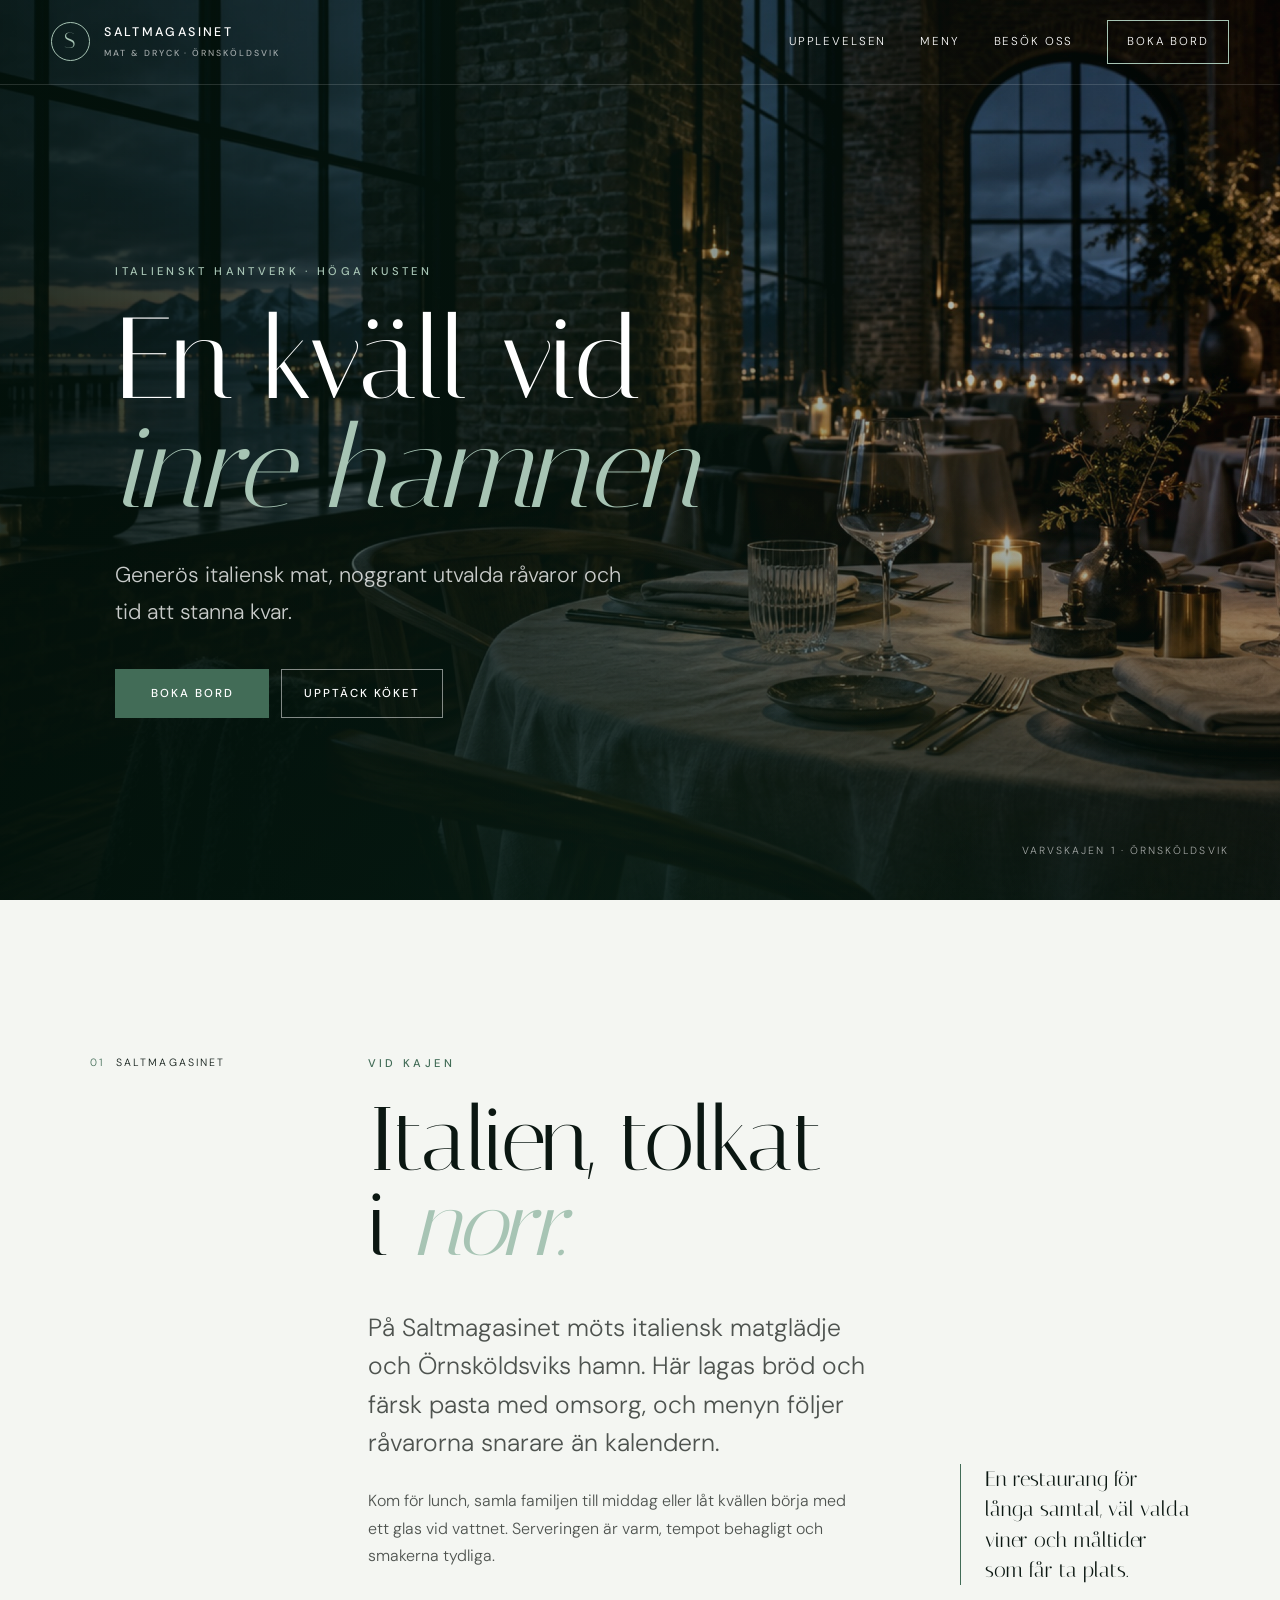
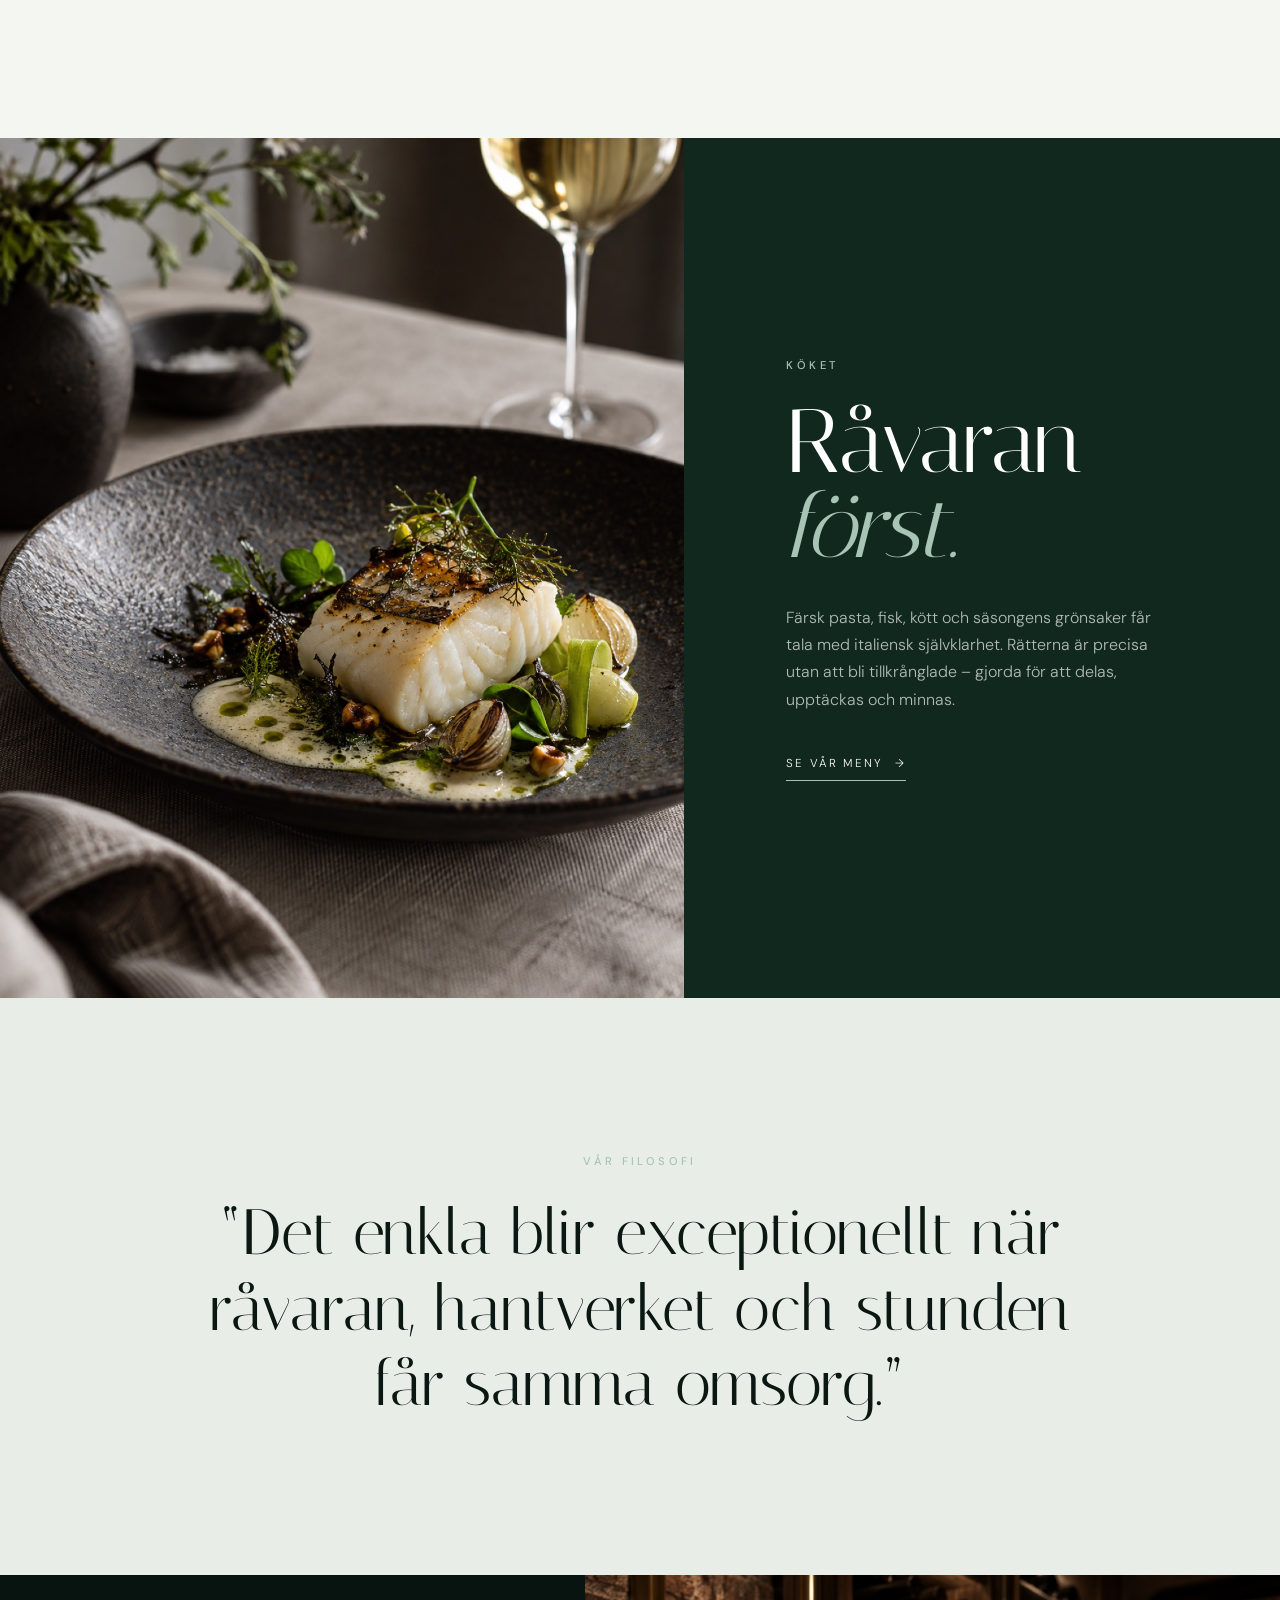
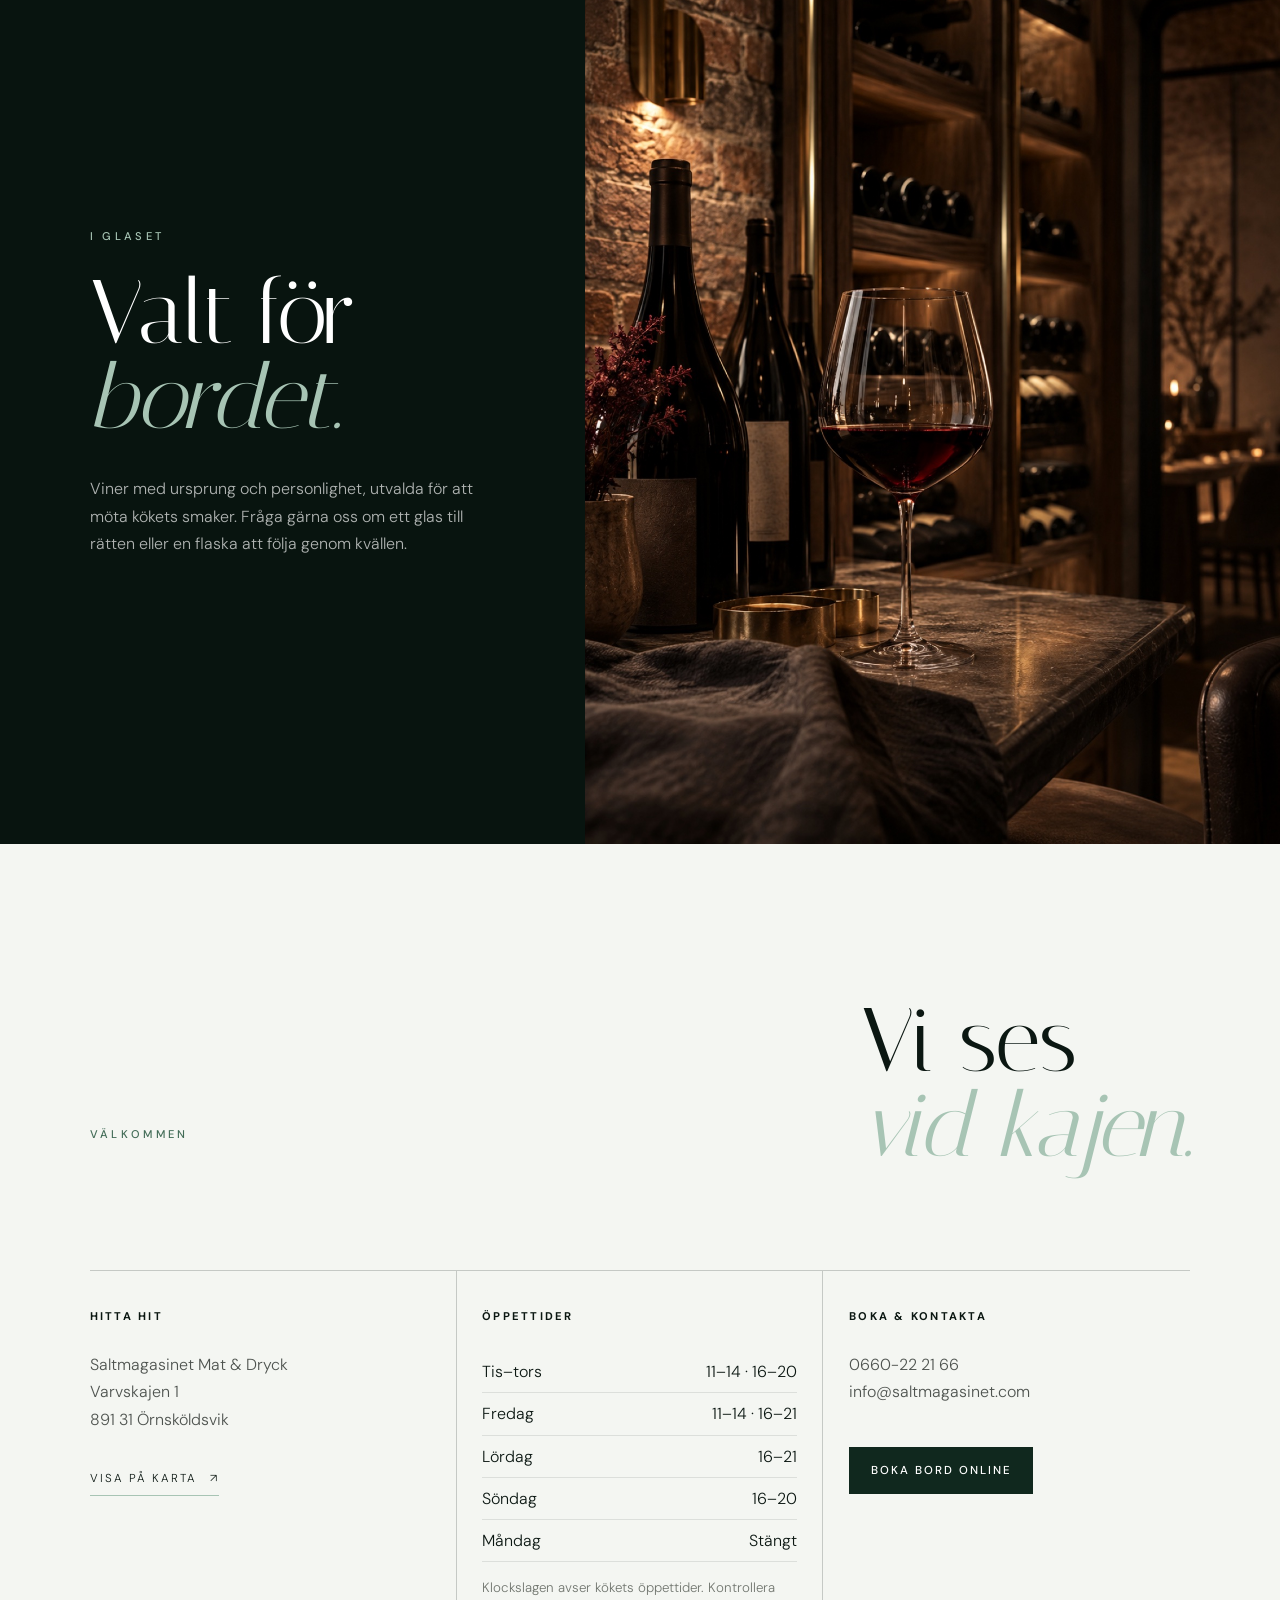
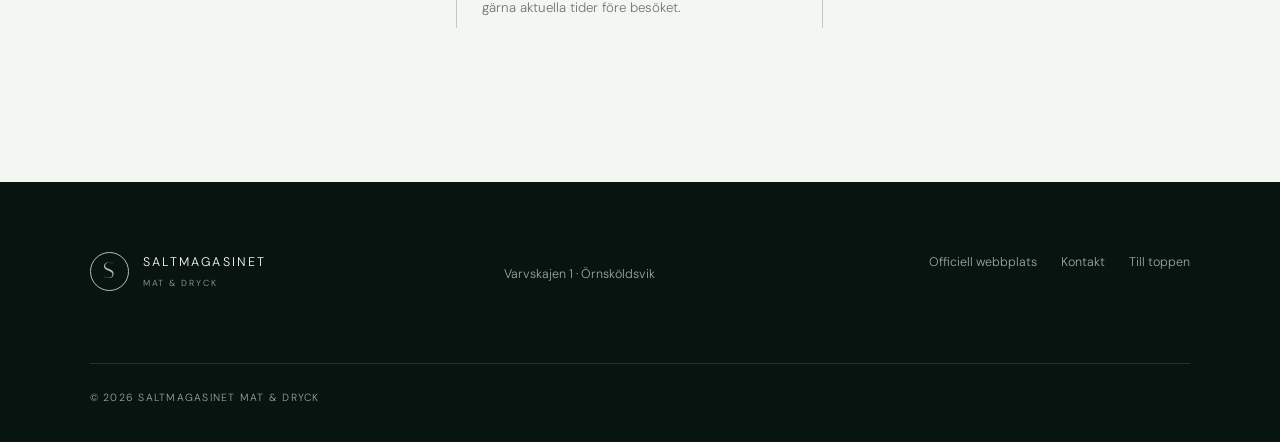
<file: index.html>
<!doctype html>
<html lang="sv">
<head>
  <meta charset="utf-8">
  <meta name="viewport" content="width=device-width, initial-scale=1">
  <meta name="theme-color" content="#101614">
  <meta name="description" content="Saltmagasinet Mat & Dryck – italienskt hantverk vid Örnsköldsviks inre hamn. Lunch, middag och bordsbokning.">
  <title>Saltmagasinet Mat & Dryck — Örnsköldsvik</title>
  <link rel="icon" type="image/svg+xml" href="data:image/svg+xml,%3Csvg xmlns='http://www.w3.org/2000/svg' viewBox='0 0 64 64'%3E%3Crect width='64' height='64' rx='12' fill='%2308140f'/%3E%3Cpath d='M18 42c7 4 21 4 28 0M23 19h18M26 19v20m12-20v20' fill='none' stroke='%23a7c4b4' stroke-width='3' stroke-linecap='round'/%3E%3C/svg%3E">
  <link rel="preconnect" href="https://fonts.googleapis.com">
  <link rel="preconnect" href="https://fonts.gstatic.com" crossorigin>
  <link href="https://fonts.googleapis.com/css2?family=DM+Sans:wght@300;400;500&family=Italiana&display=swap" rel="stylesheet">
  <link rel="stylesheet" href="styles.css">
  <script src="script.js" defer></script>
</head>
<body>
  <a class="skip-link" href="#main">Hoppa till innehållet</a>
  <header class="site-header" id="top">
    <a class="wordmark" href="#top" aria-label="Saltmagasinet – startsida">
      <span class="wordmark-mark" aria-hidden="true">S</span>
      <span>SALTMAGASINET<small>MAT &amp; DRYCK · ÖRNSKÖLDSVIK</small></span>
    </a>
    <button class="nav-toggle" type="button" aria-expanded="false" aria-controls="main-nav"><span></span><span></span><span></span><b class="sr-only">Öppna meny</b></button>
    <nav id="main-nav" aria-label="Huvudmeny">
      <a href="#upplevelsen">Upplevelsen</a>
      <a href="menu.html">Meny</a>
      <a href="#besok">Besök oss</a>
      <a class="nav-book" href="https://www.saltmagasinet.com/#bokabord" target="_blank" rel="noopener">Boka bord</a>
    </nav>
  </header>

  <main id="main">
    <section class="hero" aria-labelledby="hero-title">
      <img class="hero-image" src="assets/hero-restaurang.jpg" alt="Elegant restaurangmiljö vid vattnet i skymning">
      <div class="hero-shade"></div>
      <div class="hero-content reveal is-visible">
        <p class="kicker">Italienskt hantverk · Höga Kusten</p>
        <h1 id="hero-title">En kväll vid<br><em>inre hamnen</em></h1>
        <p class="hero-lead">Generös italiensk mat, noggrant utvalda råvaror och tid att stanna kvar.</p>
        <div class="actions">
          <a class="button button-gold" href="https://www.saltmagasinet.com/#bokabord" target="_blank" rel="noopener">Boka bord</a>
          <a class="button button-ghost" href="#maten">Upptäck köket</a>
        </div>
      </div>
      <p class="hero-location">Varvskajen 1 · Örnsköldsvik</p>
    </section>

    <section class="intro section" id="upplevelsen">
      <div class="section-label reveal"><span>01</span><p>Saltmagasinet</p></div>
      <div class="intro-copy reveal">
        <p class="kicker dark">Vid kajen</p>
        <h2>Italien, tolkat<br>i <em>norr.</em></h2>
        <p class="large-copy">På Saltmagasinet möts italiensk matglädje och Örnsköldsviks hamn. Här lagas bröd och färsk pasta med omsorg, och menyn följer råvarorna snarare än kalendern.</p>
        <p>Kom för lunch, samla familjen till middag eller låt kvällen börja med ett glas vid vattnet. Serveringen är varm, tempot behagligt och smakerna tydliga.</p>
      </div>
      <aside class="intro-note reveal"><span class="rule"></span><p>En restaurang för långa samtal, väl valda viner och måltider som får ta plats.</p></aside>
    </section>

    <section class="feature section" id="maten">
      <div class="feature-image reveal"><img src="assets/signaturratt.jpg" alt="Elegant upplagd fiskrätt med örter och smörsås" loading="lazy"></div>
      <div class="feature-copy reveal">
        <p class="kicker">Köket</p>
        <h2>Råvaran<br><em>först.</em></h2>
        <p>Färsk pasta, fisk, kött och säsongens grönsaker får tala med italiensk självklarhet. Rätterna är precisa utan att bli tillkrånglade – gjorda för att delas, upptäckas och minnas.</p>
        <a class="text-link" href="menu.html">Se vår meny <span aria-hidden="true">→</span></a>
      </div>
    </section>

    <section class="manifesto section reveal">
      <p class="kicker">Vår filosofi</p>
      <blockquote>“Det enkla blir exceptionellt när råvaran, hantverket och stunden får samma omsorg.”</blockquote>
    </section>

    <section class="wine section">
      <div class="wine-copy reveal">
        <p class="kicker">I glaset</p>
        <h2>Valt för<br><em>bordet.</em></h2>
        <p>Viner med ursprung och personlighet, utvalda för att möta kökets smaker. Fråga gärna oss om ett glas till rätten eller en flaska att följa genom kvällen.</p>
      </div>
      <div class="wine-image reveal"><img src="assets/vinrum.jpg" alt="Vinglas och vinflaskor i en stämningsfull vinkällare" loading="lazy"></div>
    </section>

    <section class="visit section" id="besok">
      <div class="visit-heading reveal"><p class="kicker dark">Välkommen</p><h2>Vi ses<br><em>vid kajen.</em></h2></div>
      <div class="visit-grid reveal">
        <div><h3>Hitta hit</h3><p>Saltmagasinet Mat &amp; Dryck<br>Varvskajen 1<br>891 31 Örnsköldsvik</p><a class="text-link dark-link" href="https://maps.google.com/?q=Varvskajen+1,+891+31+Örnsköldsvik" target="_blank" rel="noopener">Visa på karta <span aria-hidden="true">↗</span></a></div>
        <div><h3>Öppettider</h3><dl class="hours"><div><dt>Tis–tors</dt><dd>11–14 · 16–20</dd></div><div><dt>Fredag</dt><dd>11–14 · 16–21</dd></div><div><dt>Lördag</dt><dd>16–21</dd></div><div><dt>Söndag</dt><dd>16–20</dd></div><div><dt>Måndag</dt><dd>Stängt</dd></div></dl><small>Klockslagen avser kökets öppettider. Kontrollera gärna aktuella tider före besöket.</small></div>
        <div><h3>Boka &amp; kontakta</h3><p><a href="tel:+46660222166">0660-22 21 66</a><br><a href="mailto:info@saltmagasinet.com">info@saltmagasinet.com</a></p><a class="button button-dark" href="https://www.saltmagasinet.com/#bokabord" target="_blank" rel="noopener">Boka bord online</a></div>
      </div>
    </section>
  </main>

  <footer>
    <div class="footer-brand"><span class="wordmark-mark" aria-hidden="true">S</span><p>SALTMAGASINET<small>MAT &amp; DRYCK</small></p></div>
    <p>Varvskajen 1 · Örnsköldsvik</p>
    <div class="footer-links"><a href="https://www.saltmagasinet.com/" target="_blank" rel="noopener">Officiell webbplats</a><a href="mailto:info@saltmagasinet.com">Kontakt</a><a href="#top">Till toppen</a></div>
    <p class="copyright">© <span id="year"></span> Saltmagasinet Mat &amp; Dryck</p>
  </footer>

  <a class="mobile-book" href="https://www.saltmagasinet.com/#bokabord" target="_blank" rel="noopener">Boka bord</a>
</body>
</html>
</file>
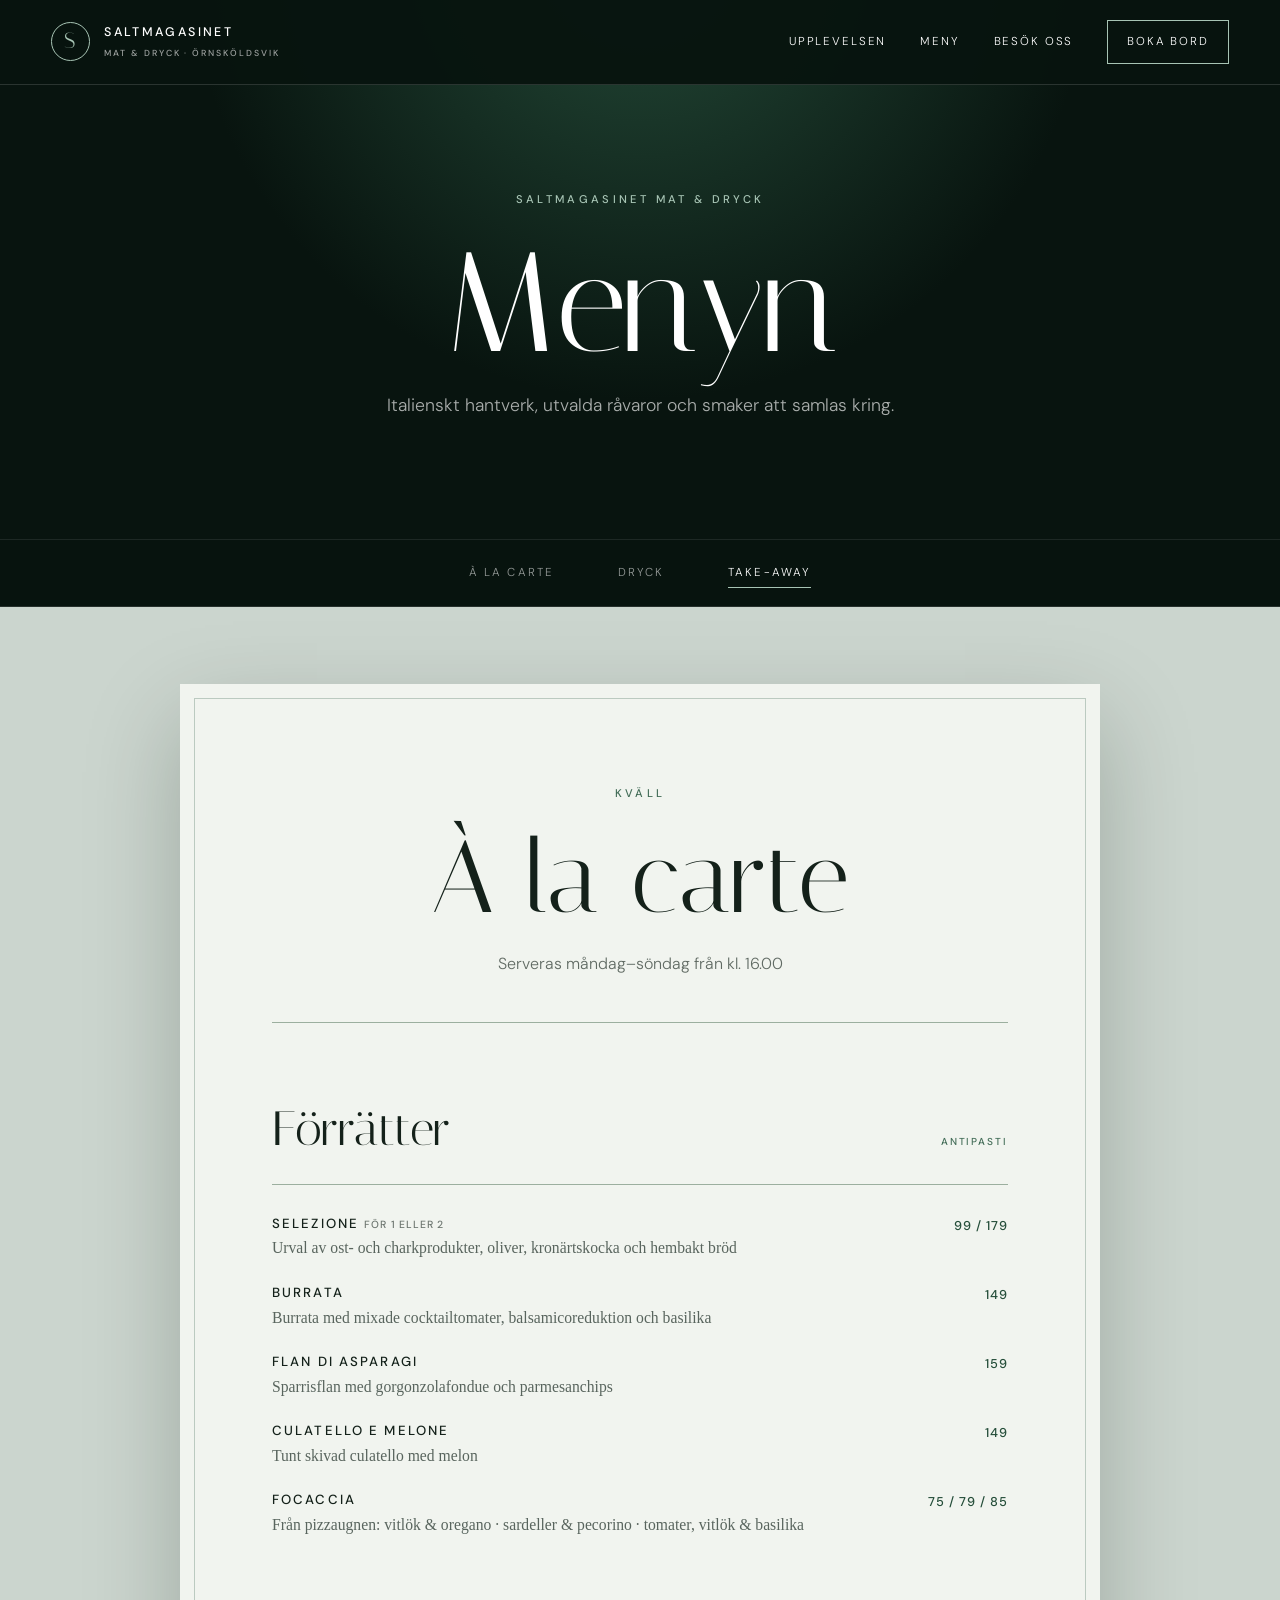
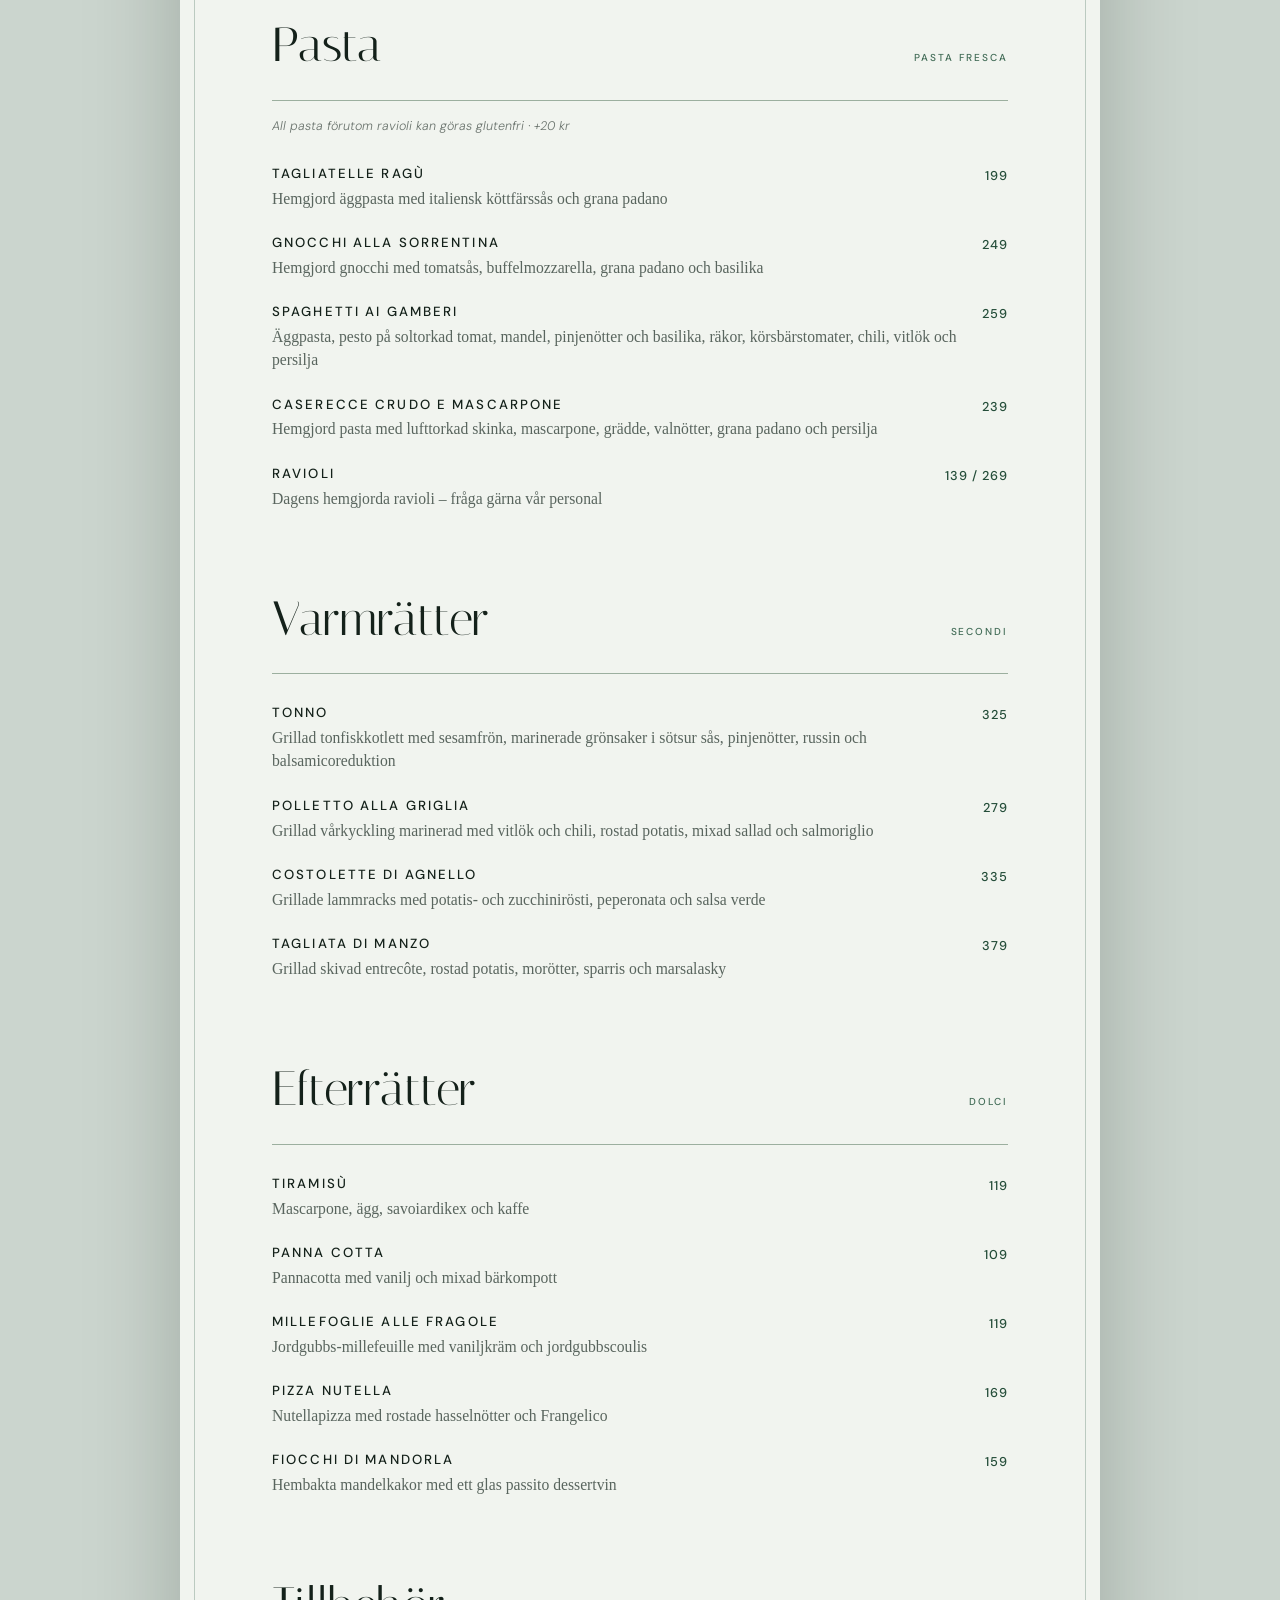
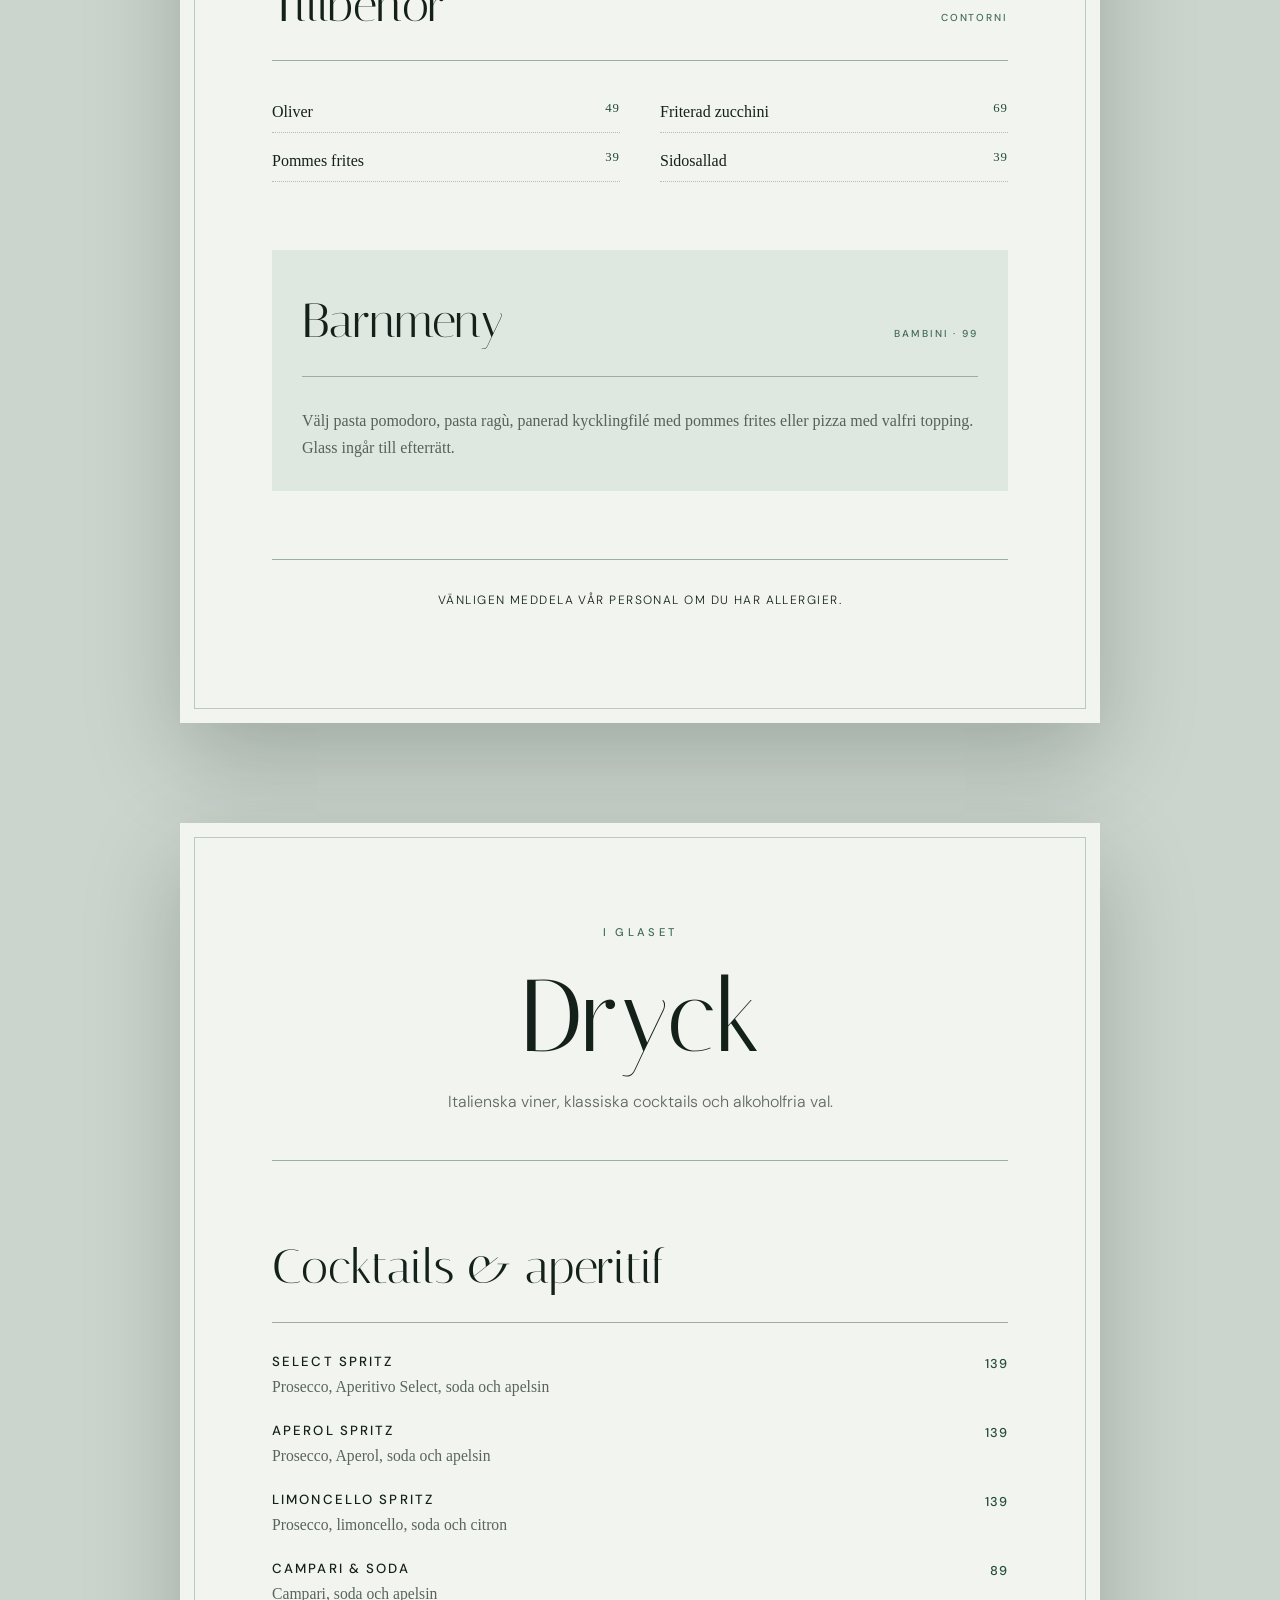
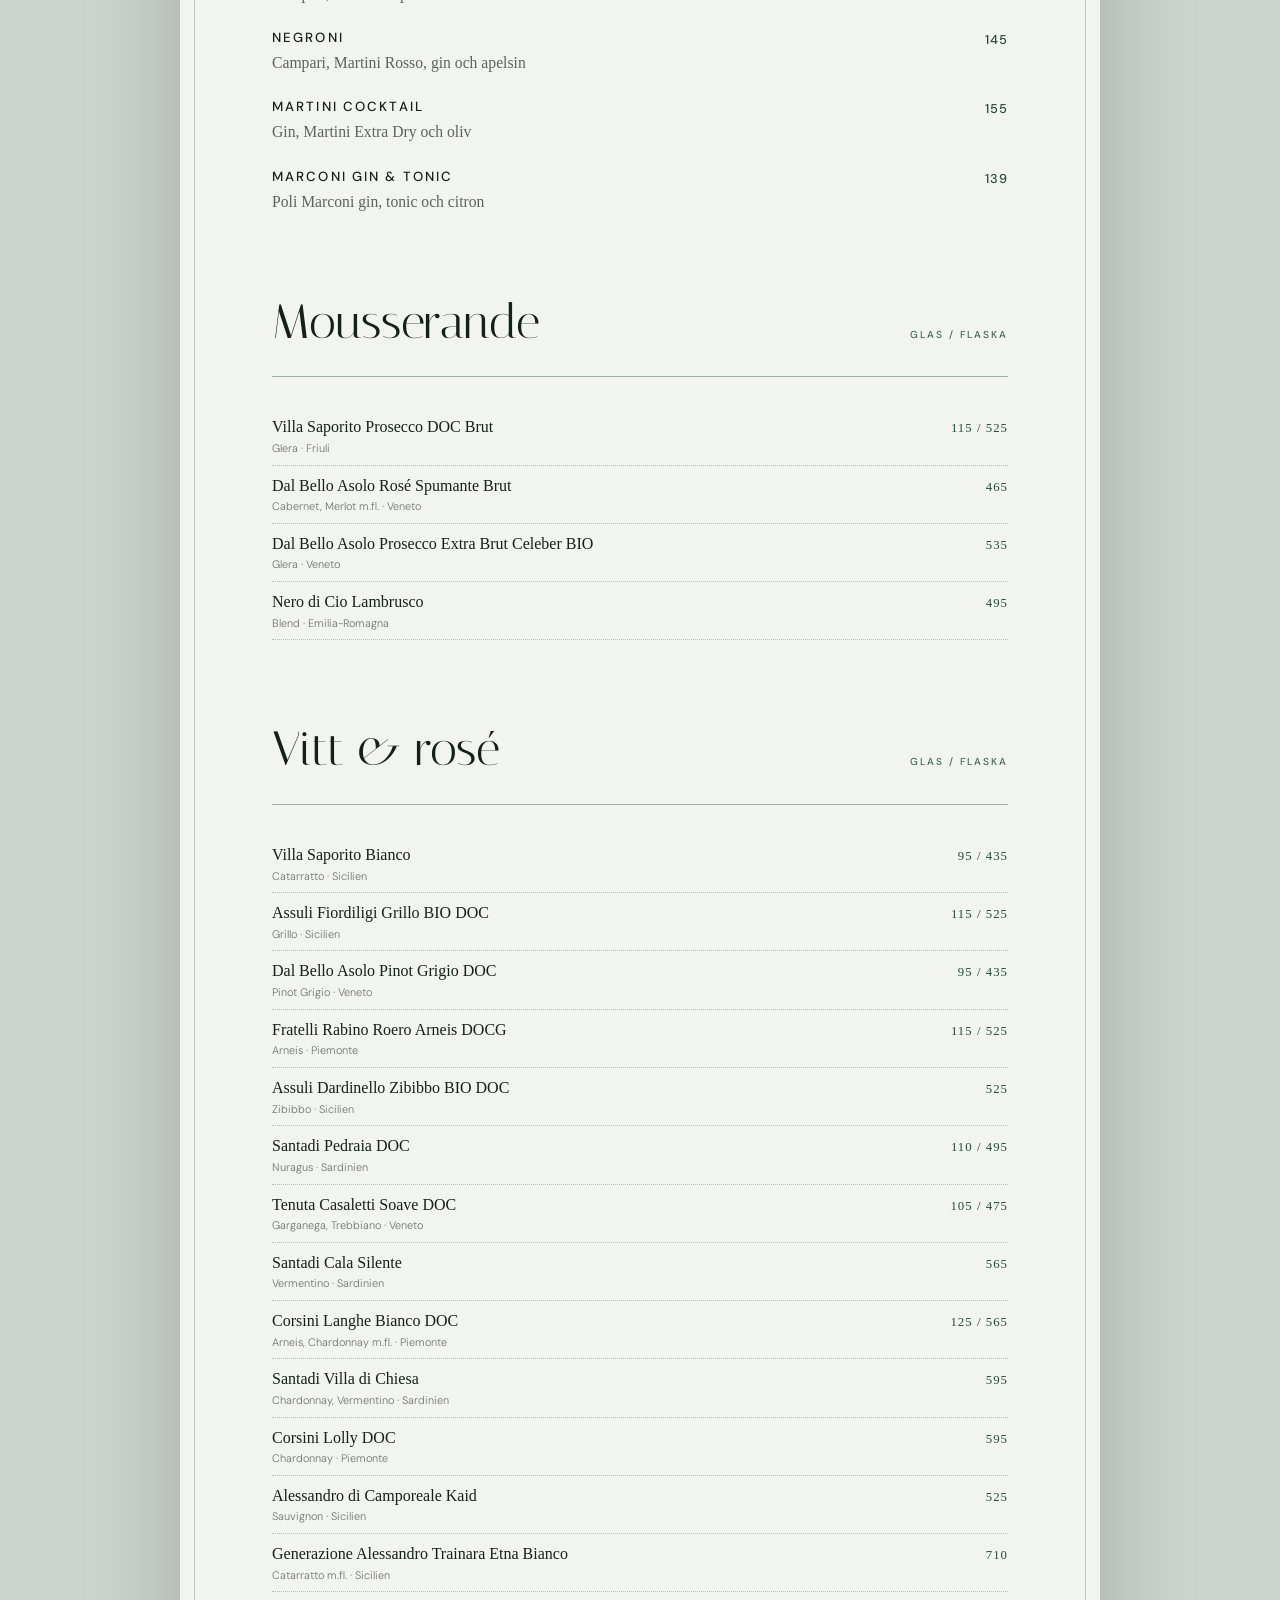
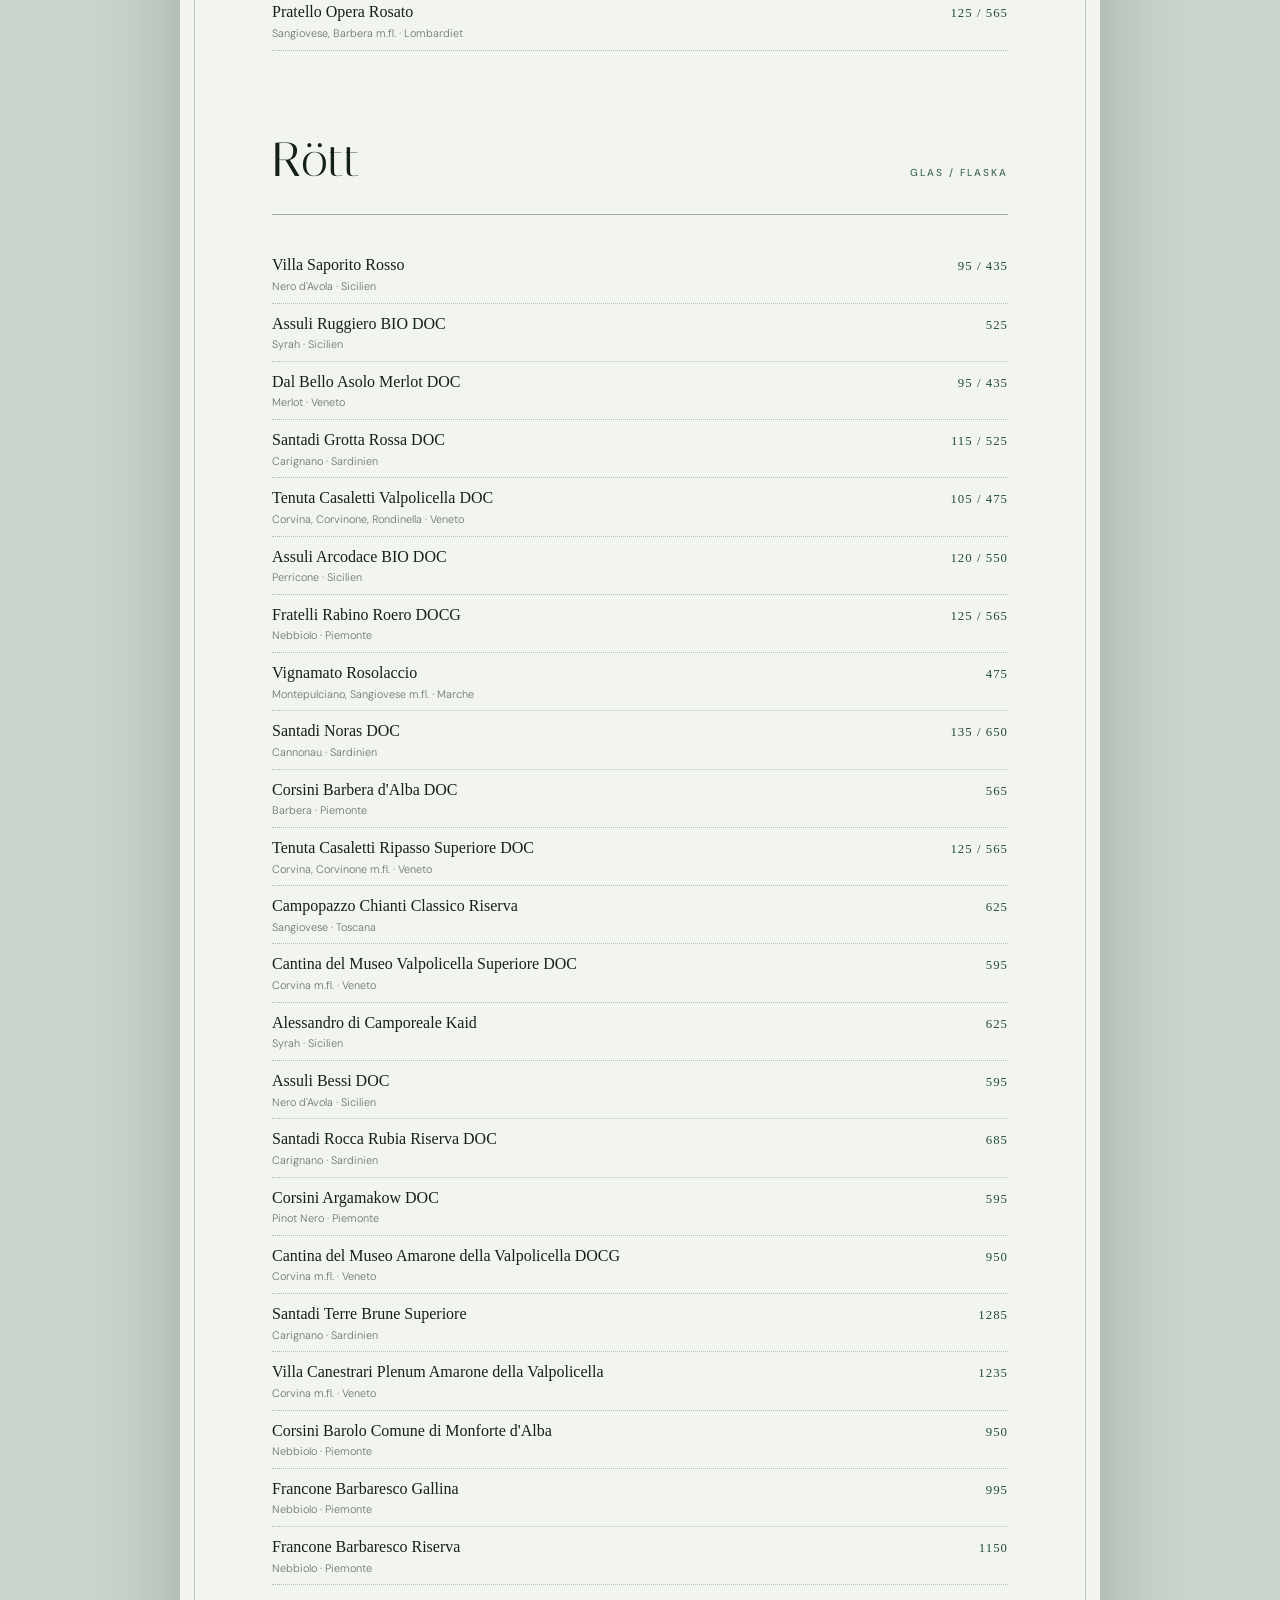
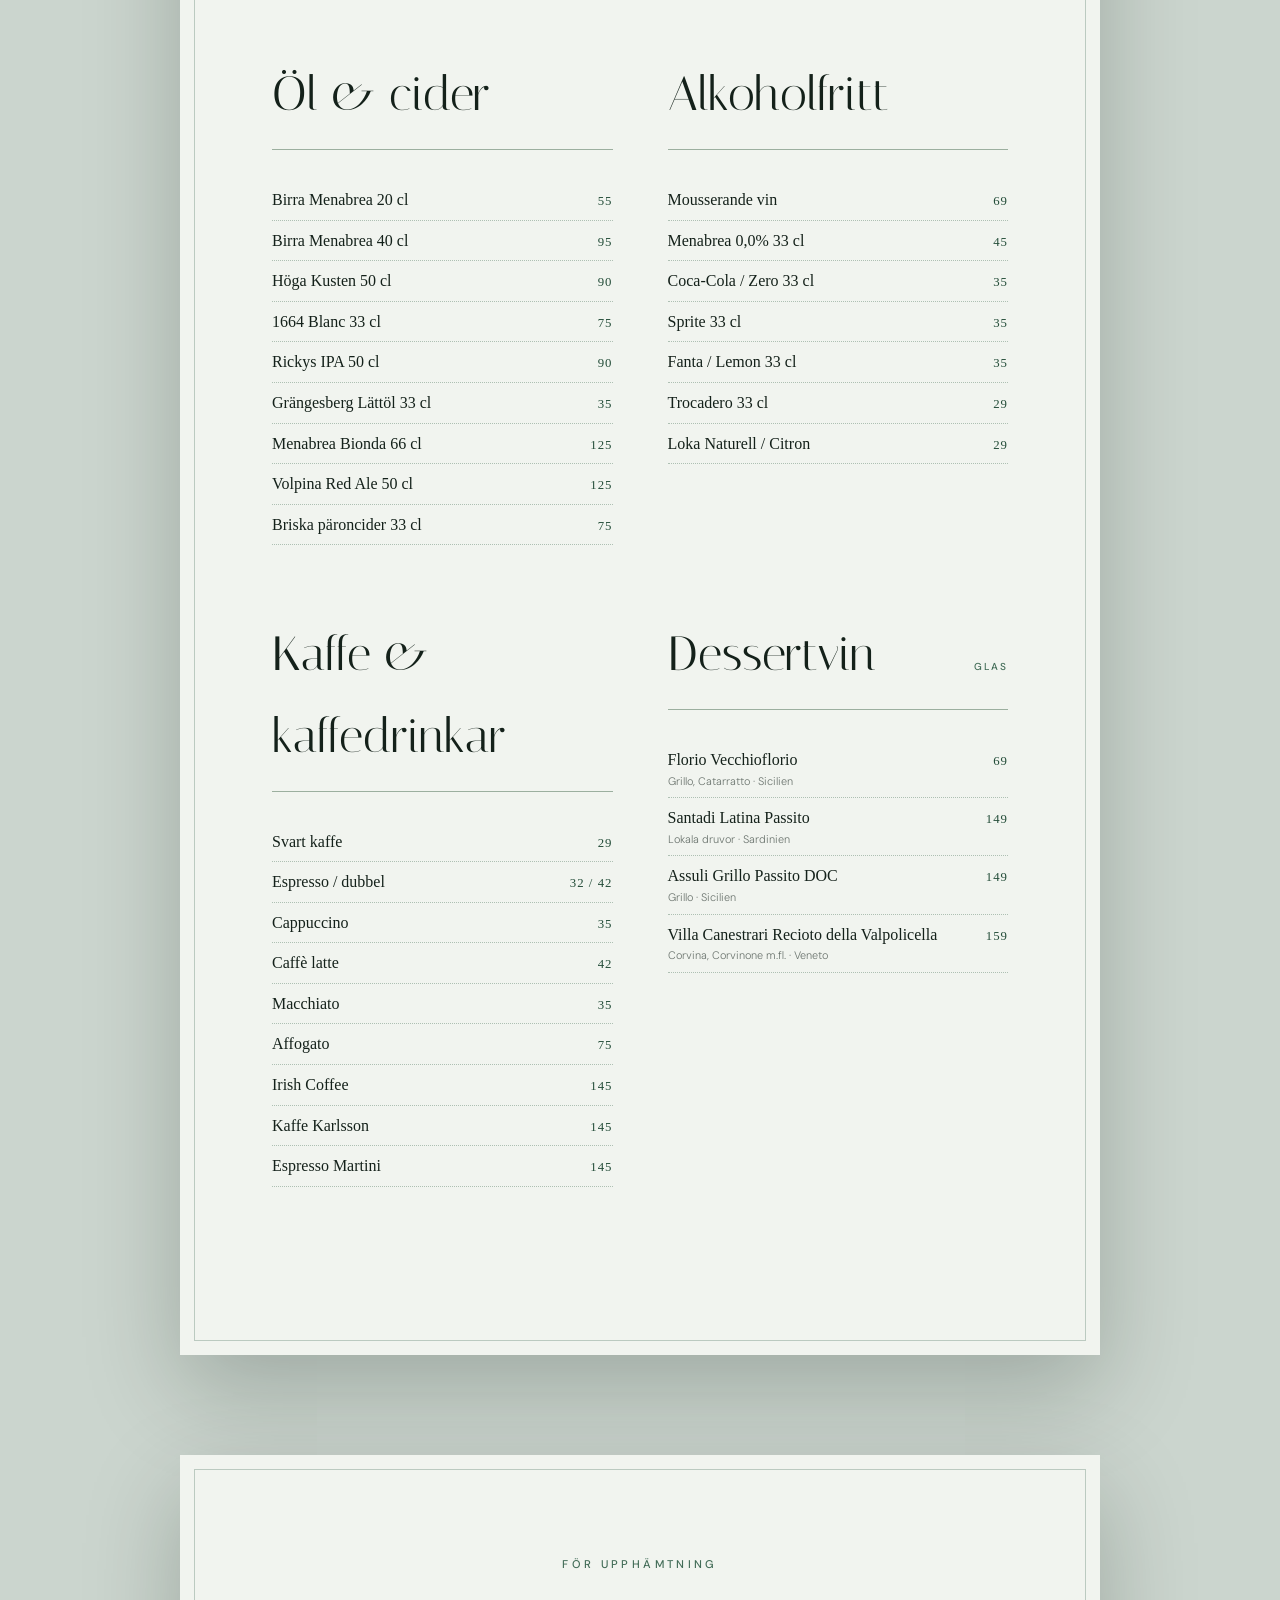
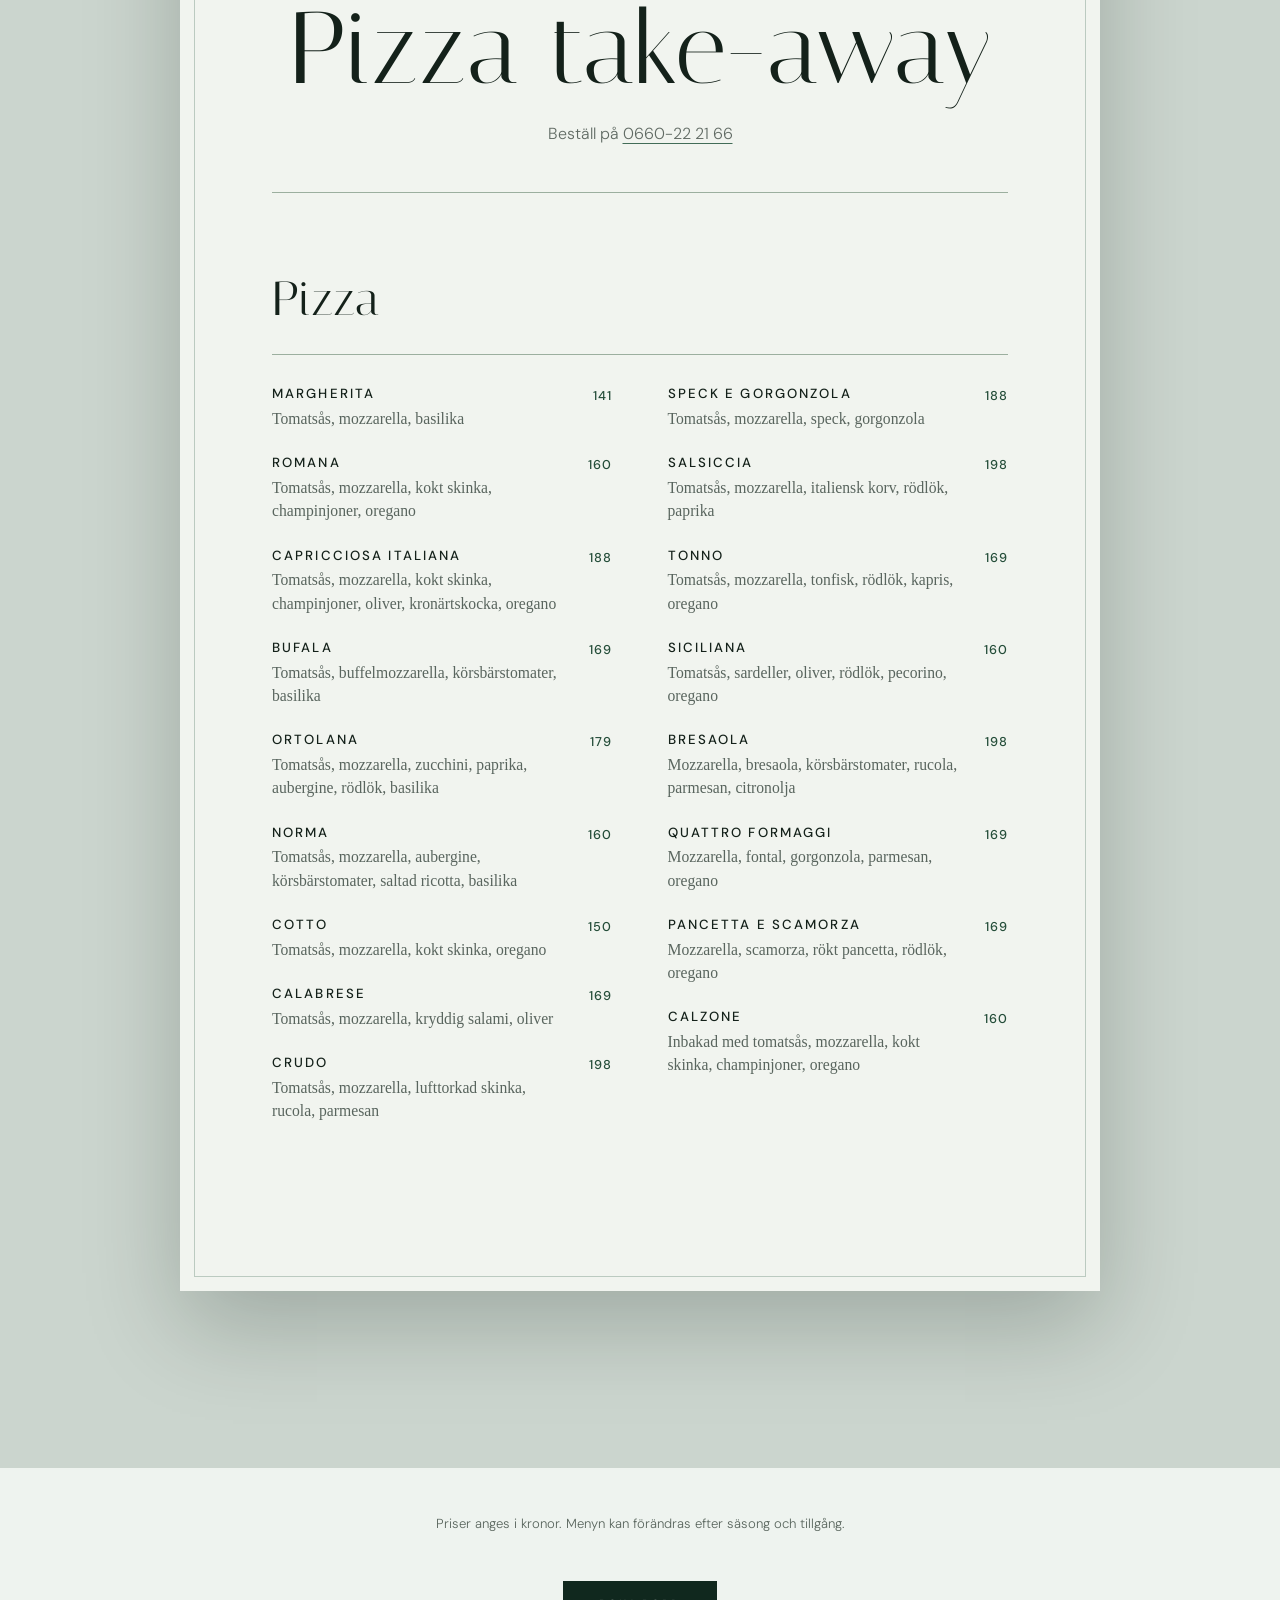
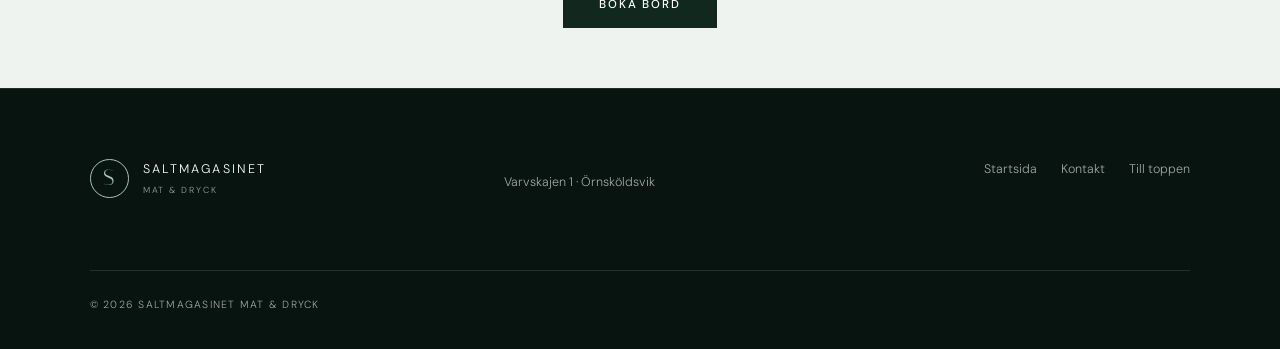
<file: menu.html>
<!doctype html>
<html lang="sv">
<head>
  <meta charset="utf-8"><meta name="viewport" content="width=device-width, initial-scale=1"><meta name="theme-color" content="#101614">
  <meta name="description" content="À la carte, vin, cocktails och take-away från Saltmagasinet Mat & Dryck i Örnsköldsvik.">
  <title>Meny — Saltmagasinet Mat & Dryck</title>
  <link rel="icon" type="image/svg+xml" href="data:image/svg+xml,%3Csvg xmlns='http://www.w3.org/2000/svg' viewBox='0 0 64 64'%3E%3Crect width='64' height='64' rx='12' fill='%2308140f'/%3E%3Cpath d='M18 42c7 4 21 4 28 0M23 19h18M26 19v20m12-20v20' fill='none' stroke='%23a7c4b4' stroke-width='3' stroke-linecap='round'/%3E%3C/svg%3E">
  <link rel="preconnect" href="https://fonts.googleapis.com"><link rel="preconnect" href="https://fonts.gstatic.com" crossorigin>
  <link href="https://fonts.googleapis.com/css2?family=DM+Sans:wght@300;400;500&family=Italiana&display=swap" rel="stylesheet">
  <link rel="stylesheet" href="styles.css"><link rel="stylesheet" href="menu.css"><script src="script.js" defer></script><script src="menu.js" defer></script>
</head>
<body class="menu-page">
  <a class="skip-link" href="#menu-content">Hoppa till menyn</a>
  <header class="site-header scrolled">
    <a class="wordmark" href="index.html" aria-label="Saltmagasinet – startsida"><span class="wordmark-mark" aria-hidden="true">S</span><span>SALTMAGASINET<small>MAT &amp; DRYCK · ÖRNSKÖLDSVIK</small></span></a>
    <button class="nav-toggle" type="button" aria-expanded="false" aria-controls="main-nav"><span></span><span></span><span></span><b class="sr-only">Öppna meny</b></button>
    <nav id="main-nav" aria-label="Huvudmeny"><a href="index.html#upplevelsen">Upplevelsen</a><a href="menu.html" aria-current="page">Meny</a><a href="index.html#besok">Besök oss</a><a class="nav-book" href="https://www.saltmagasinet.com/#bokabord" target="_blank" rel="noopener">Boka bord</a></nav>
  </header>

  <main id="menu-content">
    <header class="menu-hero">
      <p class="kicker">Saltmagasinet Mat &amp; Dryck</p><h1>Menyn</h1>
      <p>Italienskt hantverk, utvalda råvaror och smaker att samlas kring.</p>
    </header>

    <nav class="menu-tabs" aria-label="Välj meny">
      <a class="active" href="#a-la-carte">À la carte</a><a href="#dryck">Dryck</a><a href="#take-away">Take-away</a>
    </nav>

    <div class="menu-paper">
      <section class="menu-sheet" id="a-la-carte">
        <div class="sheet-heading"><p class="kicker dark">Kväll</p><h2>À la carte</h2><p>Serveras måndag–söndag från kl. 16.00</p></div>

        <section class="menu-category"><h3>Förrätter <span>Antipasti</span></h3>
          <article><div><h4>Selezione <small>för 1 eller 2</small></h4><p>Urval av ost- och charkprodukter, oliver, kronärtskocka och hembakt bröd</p></div><b>99 / 179</b></article>
          <article><div><h4>Burrata</h4><p>Burrata med mixade cocktailtomater, balsamicoreduktion och basilika</p></div><b>149</b></article>
          <article><div><h4>Flan di asparagi</h4><p>Sparrisflan med gorgonzolafondue och parmesanchips</p></div><b>159</b></article>
          <article><div><h4>Culatello e melone</h4><p>Tunt skivad culatello med melon</p></div><b>149</b></article>
          <article><div><h4>Focaccia</h4><p>Från pizzaugnen: vitlök &amp; oregano · sardeller &amp; pecorino · tomater, vitlök &amp; basilika</p></div><b>75 / 79 / 85</b></article>
        </section>

        <section class="menu-category"><h3>Pasta <span>Pasta fresca</span></h3><p class="category-note">All pasta förutom ravioli kan göras glutenfri · +20 kr</p>
          <article><div><h4>Tagliatelle ragù</h4><p>Hemgjord äggpasta med italiensk köttfärssås och grana padano</p></div><b>199</b></article>
          <article><div><h4>Gnocchi alla sorrentina</h4><p>Hemgjord gnocchi med tomatsås, buffelmozzarella, grana padano och basilika</p></div><b>249</b></article>
          <article><div><h4>Spaghetti ai gamberi</h4><p>Äggpasta, pesto på soltorkad tomat, mandel, pinjenötter och basilika, räkor, körsbärstomater, chili, vitlök och persilja</p></div><b>259</b></article>
          <article><div><h4>Caserecce crudo e mascarpone</h4><p>Hemgjord pasta med lufttorkad skinka, mascarpone, grädde, valnötter, grana padano och persilja</p></div><b>239</b></article>
          <article><div><h4>Ravioli</h4><p>Dagens hemgjorda ravioli – fråga gärna vår personal</p></div><b>139 / 269</b></article>
        </section>

        <section class="menu-category"><h3>Varmrätter <span>Secondi</span></h3>
          <article><div><h4>Tonno</h4><p>Grillad tonfiskkotlett med sesamfrön, marinerade grönsaker i sötsur sås, pinjenötter, russin och balsamicoreduktion</p></div><b>325</b></article>
          <article><div><h4>Polletto alla griglia</h4><p>Grillad vårkyckling marinerad med vitlök och chili, rostad potatis, mixad sallad och salmoriglio</p></div><b>279</b></article>
          <article><div><h4>Costolette di agnello</h4><p>Grillade lammracks med potatis- och zucchinirösti, peperonata och salsa verde</p></div><b>335</b></article>
          <article><div><h4>Tagliata di manzo</h4><p>Grillad skivad entrecôte, rostad potatis, morötter, sparris och marsalasky</p></div><b>379</b></article>
        </section>

        <section class="menu-category"><h3>Efterrätter <span>Dolci</span></h3>
          <article><div><h4>Tiramisù</h4><p>Mascarpone, ägg, savoiardikex och kaffe</p></div><b>119</b></article>
          <article><div><h4>Panna cotta</h4><p>Pannacotta med vanilj och mixad bärkompott</p></div><b>109</b></article>
          <article><div><h4>Millefoglie alle fragole</h4><p>Jordgubbs-millefeuille med vaniljkräm och jordgubbscoulis</p></div><b>119</b></article>
          <article><div><h4>Pizza Nutella</h4><p>Nutellapizza med rostade hasselnötter och Frangelico</p></div><b>169</b></article>
          <article><div><h4>Fiocchi di mandorla</h4><p>Hembakta mandelkakor med ett glas passito dessertvin</p></div><b>159</b></article>
        </section>

        <section class="menu-category compact"><h3>Tillbehör <span>Contorni</span></h3><div class="compact-grid"><p>Oliver <b>49</b></p><p>Friterad zucchini <b>69</b></p><p>Pommes frites <b>39</b></p><p>Sidosallad <b>39</b></p></div></section>
        <section class="menu-category kids"><h3>Barnmeny <span>Bambini · 99</span></h3><p>Välj pasta pomodoro, pasta ragù, panerad kycklingfilé med pommes frites eller pizza med valfri topping. Glass ingår till efterrätt.</p></section>
        <p class="allergy-note">Vänligen meddela vår personal om du har allergier.</p>
      </section>

      <section class="menu-sheet" id="dryck">
        <div class="sheet-heading"><p class="kicker dark">I glaset</p><h2>Dryck</h2><p>Italienska viner, klassiska cocktails och alkoholfria val.</p></div>
        <section class="menu-category"><h3>Cocktails &amp; aperitif</h3>
          <article><div><h4>Select Spritz</h4><p>Prosecco, Aperitivo Select, soda och apelsin</p></div><b>139</b></article><article><div><h4>Aperol Spritz</h4><p>Prosecco, Aperol, soda och apelsin</p></div><b>139</b></article><article><div><h4>Limoncello Spritz</h4><p>Prosecco, limoncello, soda och citron</p></div><b>139</b></article><article><div><h4>Campari &amp; soda</h4><p>Campari, soda och apelsin</p></div><b>89</b></article><article><div><h4>Negroni</h4><p>Campari, Martini Rosso, gin och apelsin</p></div><b>145</b></article><article><div><h4>Martini cocktail</h4><p>Gin, Martini Extra Dry och oliv</p></div><b>155</b></article><article><div><h4>Marconi gin &amp; tonic</h4><p>Poli Marconi gin, tonic och citron</p></div><b>139</b></article>
        </section>

        <section class="menu-category wine-list"><h3>Mousserande <span>Glas / flaska</span></h3>
          <p><span>Villa Saporito Prosecco DOC Brut <small>Glera · Friuli</small></span><b>115 / 525</b></p><p><span>Dal Bello Asolo Rosé Spumante Brut <small>Cabernet, Merlot m.fl. · Veneto</small></span><b>465</b></p><p><span>Dal Bello Asolo Prosecco Extra Brut Celeber BIO <small>Glera · Veneto</small></span><b>535</b></p><p><span>Nero di Cio Lambrusco <small>Blend · Emilia-Romagna</small></span><b>495</b></p>
        </section>
        <section class="menu-category wine-list"><h3>Vitt &amp; rosé <span>Glas / flaska</span></h3>
          <p><span>Villa Saporito Bianco <small>Catarratto · Sicilien</small></span><b>95 / 435</b></p><p><span>Assuli Fiordiligi Grillo BIO DOC <small>Grillo · Sicilien</small></span><b>115 / 525</b></p><p><span>Dal Bello Asolo Pinot Grigio DOC <small>Pinot Grigio · Veneto</small></span><b>95 / 435</b></p><p><span>Fratelli Rabino Roero Arneis DOCG <small>Arneis · Piemonte</small></span><b>115 / 525</b></p><p><span>Assuli Dardinello Zibibbo BIO DOC <small>Zibibbo · Sicilien</small></span><b>525</b></p><p><span>Santadi Pedraia DOC <small>Nuragus · Sardinien</small></span><b>110 / 495</b></p><p><span>Tenuta Casaletti Soave DOC <small>Garganega, Trebbiano · Veneto</small></span><b>105 / 475</b></p><p><span>Santadi Cala Silente <small>Vermentino · Sardinien</small></span><b>565</b></p><p><span>Corsini Langhe Bianco DOC <small>Arneis, Chardonnay m.fl. · Piemonte</small></span><b>125 / 565</b></p><p><span>Santadi Villa di Chiesa <small>Chardonnay, Vermentino · Sardinien</small></span><b>595</b></p><p><span>Corsini Lolly DOC <small>Chardonnay · Piemonte</small></span><b>595</b></p><p><span>Alessandro di Camporeale Kaid <small>Sauvignon · Sicilien</small></span><b>525</b></p><p><span>Generazione Alessandro Trainara Etna Bianco <small>Catarratto m.fl. · Sicilien</small></span><b>710</b></p><p><span>Pratello Opera Rosato <small>Sangiovese, Barbera m.fl. · Lombardiet</small></span><b>125 / 565</b></p>
        </section>
        <section class="menu-category wine-list"><h3>Rött <span>Glas / flaska</span></h3>
          <p><span>Villa Saporito Rosso <small>Nero d'Avola · Sicilien</small></span><b>95 / 435</b></p><p><span>Assuli Ruggiero BIO DOC <small>Syrah · Sicilien</small></span><b>525</b></p><p><span>Dal Bello Asolo Merlot DOC <small>Merlot · Veneto</small></span><b>95 / 435</b></p><p><span>Santadi Grotta Rossa DOC <small>Carignano · Sardinien</small></span><b>115 / 525</b></p><p><span>Tenuta Casaletti Valpolicella DOC <small>Corvina, Corvinone, Rondinella · Veneto</small></span><b>105 / 475</b></p><p><span>Assuli Arcodace BIO DOC <small>Perricone · Sicilien</small></span><b>120 / 550</b></p><p><span>Fratelli Rabino Roero DOCG <small>Nebbiolo · Piemonte</small></span><b>125 / 565</b></p><p><span>Vignamato Rosolaccio <small>Montepulciano, Sangiovese m.fl. · Marche</small></span><b>475</b></p><p><span>Santadi Noras DOC <small>Cannonau · Sardinien</small></span><b>135 / 650</b></p><p><span>Corsini Barbera d'Alba DOC <small>Barbera · Piemonte</small></span><b>565</b></p><p><span>Tenuta Casaletti Ripasso Superiore DOC <small>Corvina, Corvinone m.fl. · Veneto</small></span><b>125 / 565</b></p><p><span>Campopazzo Chianti Classico Riserva <small>Sangiovese · Toscana</small></span><b>625</b></p><p><span>Cantina del Museo Valpolicella Superiore DOC <small>Corvina m.fl. · Veneto</small></span><b>595</b></p><p><span>Alessandro di Camporeale Kaid <small>Syrah · Sicilien</small></span><b>625</b></p><p><span>Assuli Bessi DOC <small>Nero d'Avola · Sicilien</small></span><b>595</b></p><p><span>Santadi Rocca Rubia Riserva DOC <small>Carignano · Sardinien</small></span><b>685</b></p><p><span>Corsini Argamakow DOC <small>Pinot Nero · Piemonte</small></span><b>595</b></p><p><span>Cantina del Museo Amarone della Valpolicella DOCG <small>Corvina m.fl. · Veneto</small></span><b>950</b></p><p><span>Santadi Terre Brune Superiore <small>Carignano · Sardinien</small></span><b>1285</b></p><p><span>Villa Canestrari Plenum Amarone della Valpolicella <small>Corvina m.fl. · Veneto</small></span><b>1235</b></p><p><span>Corsini Barolo Comune di Monforte d'Alba <small>Nebbiolo · Piemonte</small></span><b>950</b></p><p><span>Francone Barbaresco Gallina <small>Nebbiolo · Piemonte</small></span><b>995</b></p><p><span>Francone Barbaresco Riserva <small>Nebbiolo · Piemonte</small></span><b>1150</b></p>
        </section>
        <div class="drink-columns">
          <section class="menu-category wine-list"><h3>Öl &amp; cider</h3><p><span>Birra Menabrea 20 cl</span><b>55</b></p><p><span>Birra Menabrea 40 cl</span><b>95</b></p><p><span>Höga Kusten 50 cl</span><b>90</b></p><p><span>1664 Blanc 33 cl</span><b>75</b></p><p><span>Rickys IPA 50 cl</span><b>90</b></p><p><span>Grängesberg Lättöl 33 cl</span><b>35</b></p><p><span>Menabrea Bionda 66 cl</span><b>125</b></p><p><span>Volpina Red Ale 50 cl</span><b>125</b></p><p><span>Briska päroncider 33 cl</span><b>75</b></p></section>
          <section class="menu-category wine-list"><h3>Alkoholfritt</h3><p><span>Mousserande vin</span><b>69</b></p><p><span>Menabrea 0,0% 33 cl</span><b>45</b></p><p><span>Coca-Cola / Zero 33 cl</span><b>35</b></p><p><span>Sprite 33 cl</span><b>35</b></p><p><span>Fanta / Lemon 33 cl</span><b>35</b></p><p><span>Trocadero 33 cl</span><b>29</b></p><p><span>Loka Naturell / Citron</span><b>29</b></p></section>
        </div>
        <div class="drink-columns">
          <section class="menu-category wine-list"><h3>Kaffe &amp; kaffedrinkar</h3><p><span>Svart kaffe</span><b>29</b></p><p><span>Espresso / dubbel</span><b>32 / 42</b></p><p><span>Cappuccino</span><b>35</b></p><p><span>Caffè latte</span><b>42</b></p><p><span>Macchiato</span><b>35</b></p><p><span>Affogato</span><b>75</b></p><p><span>Irish Coffee</span><b>145</b></p><p><span>Kaffe Karlsson</span><b>145</b></p><p><span>Espresso Martini</span><b>145</b></p></section>
          <section class="menu-category wine-list"><h3>Dessertvin <span>Glas</span></h3><p><span>Florio Vecchioflorio <small>Grillo, Catarratto · Sicilien</small></span><b>69</b></p><p><span>Santadi Latina Passito <small>Lokala druvor · Sardinien</small></span><b>149</b></p><p><span>Assuli Grillo Passito DOC <small>Grillo · Sicilien</small></span><b>149</b></p><p><span>Villa Canestrari Recioto della Valpolicella <small>Corvina, Corvinone m.fl. · Veneto</small></span><b>159</b></p></section>
        </div>
      </section>

      <section class="menu-sheet" id="take-away">
        <div class="sheet-heading"><p class="kicker dark">För upphämtning</p><h2>Pizza take-away</h2><p>Beställ på <a href="tel:+46660222166">0660-22 21 66</a></p></div>
        <section class="menu-category pizza-list"><h3>Pizza</h3>
          <article><div><h4>Margherita</h4><p>Tomatsås, mozzarella, basilika</p></div><b>141</b></article><article><div><h4>Romana</h4><p>Tomatsås, mozzarella, kokt skinka, champinjoner, oregano</p></div><b>160</b></article><article><div><h4>Capricciosa italiana</h4><p>Tomatsås, mozzarella, kokt skinka, champinjoner, oliver, kronärtskocka, oregano</p></div><b>188</b></article><article><div><h4>Bufala</h4><p>Tomatsås, buffelmozzarella, körsbärstomater, basilika</p></div><b>169</b></article><article><div><h4>Ortolana</h4><p>Tomatsås, mozzarella, zucchini, paprika, aubergine, rödlök, basilika</p></div><b>179</b></article><article><div><h4>Norma</h4><p>Tomatsås, mozzarella, aubergine, körsbärstomater, saltad ricotta, basilika</p></div><b>160</b></article><article><div><h4>Cotto</h4><p>Tomatsås, mozzarella, kokt skinka, oregano</p></div><b>150</b></article><article><div><h4>Calabrese</h4><p>Tomatsås, mozzarella, kryddig salami, oliver</p></div><b>169</b></article><article><div><h4>Crudo</h4><p>Tomatsås, mozzarella, lufttorkad skinka, rucola, parmesan</p></div><b>198</b></article><article><div><h4>Speck e gorgonzola</h4><p>Tomatsås, mozzarella, speck, gorgonzola</p></div><b>188</b></article><article><div><h4>Salsiccia</h4><p>Tomatsås, mozzarella, italiensk korv, rödlök, paprika</p></div><b>198</b></article><article><div><h4>Tonno</h4><p>Tomatsås, mozzarella, tonfisk, rödlök, kapris, oregano</p></div><b>169</b></article><article><div><h4>Siciliana</h4><p>Tomatsås, sardeller, oliver, rödlök, pecorino, oregano</p></div><b>160</b></article><article><div><h4>Bresaola</h4><p>Mozzarella, bresaola, körsbärstomater, rucola, parmesan, citronolja</p></div><b>198</b></article><article><div><h4>Quattro formaggi</h4><p>Mozzarella, fontal, gorgonzola, parmesan, oregano</p></div><b>169</b></article><article><div><h4>Pancetta e scamorza</h4><p>Mozzarella, scamorza, rökt pancetta, rödlök, oregano</p></div><b>169</b></article><article><div><h4>Calzone</h4><p>Inbakad med tomatsås, mozzarella, kokt skinka, champinjoner, oregano</p></div><b>160</b></article>
        </section>
      </section>
    </div>
    <aside class="menu-footnote"><p>Priser anges i kronor. Menyn kan förändras efter säsong och tillgång.</p><a class="button button-dark" href="https://www.saltmagasinet.com/#bokabord" target="_blank" rel="noopener">Boka bord</a></aside>
  </main>
  <footer><div class="footer-brand"><span class="wordmark-mark" aria-hidden="true">S</span><p>SALTMAGASINET<small>MAT &amp; DRYCK</small></p></div><p>Varvskajen 1 · Örnsköldsvik</p><div class="footer-links"><a href="index.html">Startsida</a><a href="mailto:info@saltmagasinet.com">Kontakt</a><a href="#menu-content">Till toppen</a></div><p class="copyright">© <span id="year"></span> Saltmagasinet Mat &amp; Dryck</p></footer>
  <a class="mobile-book" href="https://www.saltmagasinet.com/#bokabord" target="_blank" rel="noopener">Boka bord</a>
</body></html>
</file>
<file: styles.css>
:root{--ink:#0b1712;--forest:#10281e;--forest-deep:#08140f;--paper:#e9ede8;--paper-2:#f4f6f2;--gold:#426c57;--accent-light:#a7c4b4;--line:rgba(11,23,18,.2);--serif:'Italiana',Georgia,serif;--sans:'DM Sans',Arial,sans-serif}
*{box-sizing:border-box}html{scroll-behavior:smooth;scroll-padding-top:90px}body{margin:0;background:var(--paper-2);color:var(--ink);font-family:var(--sans);font-size:16px;line-height:1.7;font-weight:300}img{display:block;width:100%}a{color:inherit;text-decoration:none}button{font:inherit}.skip-link{position:fixed;left:1rem;top:-5rem;background:#fff;color:#000;padding:.75rem 1rem;z-index:100}.skip-link:focus{top:1rem}.sr-only{position:absolute;width:1px;height:1px;padding:0;margin:-1px;overflow:hidden;clip:rect(0,0,0,0);white-space:nowrap;border:0}
.site-header{position:fixed;z-index:50;inset:0 0 auto;display:flex;align-items:center;justify-content:space-between;padding:20px clamp(20px,4vw,68px);color:#fff;border-bottom:1px solid rgba(255,255,255,.14);transition:background .3s,padding .3s}.site-header.scrolled,.site-header.open{background:rgba(8,20,15,.96);backdrop-filter:blur(14px);padding-top:13px;padding-bottom:13px}.wordmark{display:flex;align-items:center;gap:14px;font-size:.78rem;letter-spacing:.19em;font-weight:500}.wordmark small,.footer-brand small{display:block;font-size:.55rem;letter-spacing:.22em;color:rgba(255,255,255,.6);margin-top:3px}.wordmark-mark{width:39px;height:39px;border:1px solid var(--accent-light);border-radius:50%;display:grid;place-items:center;color:var(--accent-light);font-family:var(--serif);font-size:1.35rem}.site-header nav{display:flex;align-items:center;gap:34px;font-size:.72rem;letter-spacing:.16em;text-transform:uppercase}.site-header nav a:not(.nav-book){position:relative}.site-header nav a:not(.nav-book)::after{content:'';position:absolute;left:0;bottom:-7px;width:100%;height:1px;background:var(--accent-light);transform:scaleX(0);transform-origin:right;transition:transform .25s}.site-header nav a:hover::after,.site-header nav a:focus-visible::after{transform:scaleX(1);transform-origin:left}.nav-book{border:1px solid var(--accent-light);padding:11px 19px}.nav-toggle{display:none;background:transparent;border:0;color:#fff;padding:8px}.nav-toggle span{display:block;width:24px;height:1px;background:currentColor;margin:5px}
.hero{height:min(1000px,100svh);min-height:700px;position:relative;display:flex;align-items:center;overflow:hidden;color:#fff}.hero-image,.hero-shade{position:absolute;inset:0;height:100%;object-fit:cover}.hero-image{animation:drift 20s ease-out both}.hero-shade{background:linear-gradient(90deg,rgba(3,19,12,.86) 0%,rgba(8,35,24,.5) 48%,rgba(7,25,18,.16) 100%),linear-gradient(0deg,rgba(4,20,14,.7),transparent 45%)}.hero-content{position:relative;z-index:2;width:min(900px,90%);margin-left:clamp(24px,9vw,160px);padding-top:80px}.kicker{text-transform:uppercase;letter-spacing:.3em;font-size:.7rem;font-weight:500;color:var(--accent-light);margin:0 0 24px}.kicker.dark{color:var(--gold)}.hero h1,.section h2{font-family:var(--serif);font-weight:400;line-height:.95;letter-spacing:-.015em;margin:0}.hero h1{font-size:clamp(4rem,9vw,9rem)}em{font-weight:400;color:var(--accent-light)}.hero-lead{font-size:clamp(1.05rem,1.7vw,1.35rem);max-width:520px;color:rgba(255,255,255,.78);margin:34px 0 38px}.actions{display:flex;gap:12px;flex-wrap:wrap}.button{display:inline-flex;align-items:center;justify-content:center;min-width:154px;padding:14px 22px;font-size:.72rem;letter-spacing:.17em;text-transform:uppercase;font-weight:500;transition:.25s}.button-gold{background:var(--gold);color:#fff}.button-gold:hover{background:#527f68}.button-ghost{border:1px solid rgba(255,255,255,.5)}.button-ghost:hover{border-color:#fff;background:rgba(255,255,255,.08)}.hero-location{position:absolute;z-index:2;right:clamp(24px,4vw,68px);bottom:30px;font-size:.65rem;letter-spacing:.2em;text-transform:uppercase;color:rgba(255,255,255,.62)}
.section{padding:clamp(90px,12vw,180px) clamp(24px,7vw,120px)}.section h2{font-size:clamp(3.5rem,7vw,7.4rem)}.intro{display:grid;grid-template-columns:.45fr 1.2fr .55fr;gap:clamp(35px,7vw,120px);background:var(--paper-2)}.section-label{display:flex;gap:12px;align-items:flex-start;font-size:.66rem;letter-spacing:.2em;text-transform:uppercase}.section-label span{color:var(--gold)}.section-label p{margin:0}.intro-copy{max-width:790px}.intro-copy h2{margin-bottom:42px}.intro-copy>p:not(.kicker){max-width:660px;color:#4e534f}.intro-copy .large-copy{font-size:clamp(1.2rem,2vw,1.55rem);color:var(--ink);line-height:1.55}.intro-note{align-self:end;border-left:1px solid var(--gold);padding-left:24px;font-family:var(--serif);font-size:1.3rem;line-height:1.45}.intro-note p{margin:0}.feature{background:var(--forest);color:#fff;display:grid;grid-template-columns:minmax(300px,1.08fr) minmax(300px,.92fr);padding-top:0;padding-bottom:0;min-height:860px}.feature-image{margin-left:calc(clamp(24px,7vw,120px) * -1);overflow:hidden}.feature-image img{height:100%;object-fit:cover}.feature-copy{padding:clamp(70px,10vw,160px) clamp(0px,3vw,50px) clamp(70px,10vw,160px) clamp(45px,8vw,130px);align-self:center}.feature-copy p:not(.kicker),.wine-copy p:not(.kicker){color:rgba(255,255,255,.68);max-width:470px;margin:35px 0}.text-link{display:inline-flex;gap:12px;border-bottom:1px solid var(--accent-light);padding-bottom:7px;font-size:.72rem;letter-spacing:.18em;text-transform:uppercase}.manifesto{text-align:center;background:var(--paper);padding-left:max(24px,15vw);padding-right:max(24px,15vw)}.manifesto blockquote{font-family:var(--serif);font-size:clamp(2.5rem,5vw,5rem);line-height:1.18;margin:0}.wine{display:grid;grid-template-columns:.9fr 1.1fr;background:var(--forest-deep);color:#fff;padding-top:0;padding-bottom:0;min-height:760px}.wine-copy{align-self:center;padding:clamp(70px,10vw,150px) clamp(45px,8vw,130px) clamp(70px,10vw,150px) 0}.wine-image{margin-right:calc(clamp(24px,7vw,120px) * -1);overflow:hidden}.wine-image img{height:100%;object-fit:cover}.visit{background:var(--paper-2)}.visit-heading{display:flex;align-items:end;justify-content:space-between;margin-bottom:clamp(65px,8vw,110px)}.visit-grid{display:grid;grid-template-columns:repeat(3,1fr);border-top:1px solid var(--line);gap:0}.visit-grid>div{padding:36px 7% 10px;border-right:1px solid var(--line)}.visit-grid>div:first-child{padding-left:0}.visit-grid>div:last-child{border:0}.visit h3{text-transform:uppercase;letter-spacing:.2em;font-size:.7rem;margin:0 0 25px}.visit p{color:#4e534f}.dark-link{margin-top:20px}.hours{margin:0}.hours div{display:flex;justify-content:space-between;gap:20px;border-bottom:1px solid rgba(16,22,20,.1);padding:7px 0}.hours dt,.hours dd{margin:0}.visit small{display:block;margin-top:16px;color:#71766f;line-height:1.5}.button-dark{background:var(--forest);color:#fff;margin-top:25px}.button-dark:hover{background:#1c3a2d}footer{background:var(--forest-deep);color:rgba(255,255,255,.62);padding:70px clamp(24px,7vw,120px) 35px;display:grid;grid-template-columns:1.1fr .9fr 1fr;align-items:start;gap:40px;font-size:.78rem}.footer-brand{display:flex;align-items:center;gap:14px;color:#fff;letter-spacing:.17em}.footer-brand p{margin:0}.footer-links{display:flex;justify-content:flex-end;gap:24px}.footer-links a:hover{color:#fff}.copyright{grid-column:1/-1;border-top:1px solid rgba(255,255,255,.12);padding-top:25px;margin:25px 0 0;font-size:.65rem;letter-spacing:.12em;text-transform:uppercase}.mobile-book{display:none}.reveal{opacity:0;transform:translateY(28px);transition:opacity .8s ease,transform .8s ease}.reveal.is-visible{opacity:1;transform:none}
@keyframes drift{from{transform:scale(1.06)}to{transform:scale(1)}}
@media(max-width:1080px){.site-header nav{position:absolute;left:0;right:0;top:100%;display:none;flex-direction:column;align-items:flex-start;background:rgba(16,22,20,.98);padding:28px}.site-header.open nav{display:flex}.nav-toggle{display:block}.intro{grid-template-columns:1fr}.section-label{display:none}.intro-note{max-width:500px}.feature,.wine{grid-template-columns:1fr;min-height:0}.feature-image,.wine-image{margin:0;height:min(75vw,650px)}.feature-copy,.wine-copy{padding:80px 0}.wine-image{order:-1}.visit-heading{display:block}.visit-grid{grid-template-columns:1fr}.visit-grid>div,.visit-grid>div:first-child{padding:30px 0;border-right:0;border-bottom:1px solid var(--line)}footer{grid-template-columns:1fr}.footer-links{justify-content:flex-start;flex-wrap:wrap}.hero-location{display:none}}
@media(max-width:560px){body{padding-bottom:56px}.site-header{padding:14px 18px}.wordmark{font-size:.66rem}.wordmark-mark{width:34px;height:34px}.wordmark small{font-size:.47rem}.hero{min-height:650px}.hero-content{margin-left:22px}.hero h1{font-size:clamp(3.5rem,19vw,5.4rem)}.section{padding:85px 22px}.feature,.wine{padding-top:0;padding-bottom:0}.actions{align-items:stretch;flex-direction:column;width:min(260px,100%)}.mobile-book{display:block;position:fixed;z-index:60;bottom:0;left:0;right:0;background:var(--gold);color:#fff;text-align:center;padding:15px;text-transform:uppercase;letter-spacing:.18em;font-size:.72rem;font-weight:500}}
@media(prefers-reduced-motion:reduce){html{scroll-behavior:auto}.hero-image{animation:none}.reveal{opacity:1;transform:none;transition:none}}
</file>
<file: menu.css>
.menu-page{background:var(--forest-deep)}.menu-page .site-header{background:rgba(8,20,15,.96)}.menu-hero{padding:190px 24px 100px;text-align:center;color:#fff;background:radial-gradient(circle at 50% -10%,#244a38 0,transparent 52%),var(--forest-deep)}.menu-hero h1,.sheet-heading h2{font-family:var(--serif);font-weight:400;line-height:1;margin:0}.menu-hero h1{font-size:clamp(4.5rem,11vw,9rem)}.menu-hero>p:last-child{color:rgba(255,255,255,.65);font-size:1.1rem}.menu-tabs{position:sticky;top:65px;z-index:20;display:flex;justify-content:center;gap:clamp(18px,5vw,70px);background:rgba(8,20,15,.97);border-top:1px solid rgba(255,255,255,.09);border-bottom:1px solid rgba(255,255,255,.12);padding:18px 20px;color:rgba(255,255,255,.58);font-size:.72rem;letter-spacing:.18em;text-transform:uppercase}.menu-tabs a{padding:5px 0;border-bottom:1px solid transparent}.menu-tabs a.active,.menu-tabs a:hover{color:#fff;border-color:var(--accent-light)}.menu-paper{background:#cbd5ce;padding:clamp(30px,6vw,90px) 20px}.menu-sheet{background:#f1f4ef;color:#14211a;width:min(920px,100%);margin:0 auto clamp(50px,8vw,100px);padding:clamp(48px,8vw,100px) clamp(24px,8vw,92px);box-shadow:0 35px 90px rgba(3,18,11,.22);scroll-margin-top:145px;position:relative}.menu-sheet::before{content:'';position:absolute;inset:14px;border:1px solid rgba(48,94,71,.28);pointer-events:none}.sheet-heading{text-align:center;border-bottom:1px solid #9caf9f;padding-bottom:45px;margin-bottom:65px}.sheet-heading h2{font-size:clamp(3.7rem,8vw,6.8rem)}.sheet-heading>p:last-child{color:#606a63;margin:20px 0 0}.sheet-heading a{text-decoration:underline;text-decoration-color:var(--gold);text-underline-offset:4px}.menu-category{margin:0 0 68px}.menu-category h3{font-family:var(--serif);font-size:clamp(2rem,5vw,3rem);font-weight:400;margin:0 0 30px;padding-bottom:14px;border-bottom:1px solid #9caf9f;display:flex;align-items:baseline;justify-content:space-between;gap:15px}.menu-category h3 span{font-family:var(--sans);font-size:.63rem;font-weight:500;letter-spacing:.19em;text-transform:uppercase;color:var(--gold)}.category-note{font-size:.78rem;color:#6c756f;margin:-15px 0 28px;font-style:italic}.menu-category article{display:grid;grid-template-columns:1fr auto;gap:25px;align-items:start;margin:0 0 24px}.menu-category article h4{font-size:.83rem;line-height:1.35;letter-spacing:.16em;text-transform:uppercase;font-weight:500;margin:0 0 4px}.menu-category article h4 small{font-size:.65rem;letter-spacing:.08em;color:#6c756f}.menu-category article p{margin:0;color:#59655e;font-family:Georgia,serif;font-size:.98rem;line-height:1.48}.menu-category article>b,.wine-list p>b,.compact-grid b{font-size:.8rem;letter-spacing:.08em;font-weight:500;white-space:nowrap;color:#244d39}.compact-grid{display:grid;grid-template-columns:1fr 1fr;gap:7px 40px}.compact-grid p{display:flex;justify-content:space-between;margin:0;border-bottom:1px dotted #aec0b3;padding:7px 0;font-family:Georgia,serif}.kids{background:#dfe7e1;padding:30px}.kids p{font-family:Georgia,serif;margin:0;color:#566159}.allergy-note{text-align:center;border-top:1px solid #9caf9f;padding-top:30px;font-size:.75rem;letter-spacing:.12em;text-transform:uppercase}.wine-list>p{display:flex;align-items:baseline;justify-content:space-between;gap:20px;border-bottom:1px dotted #aec0b3;margin:0;padding:9px 0;font-family:Georgia,serif;line-height:1.35}.wine-list>p span{display:flex;flex-direction:column}.wine-list small{font-family:var(--sans);font-size:.68rem;color:#6c756f;margin-top:3px}.drink-columns{display:grid;grid-template-columns:1fr 1fr;gap:55px}.pizza-list{columns:2;column-gap:55px}.pizza-list h3{column-span:all}.pizza-list article{break-inside:avoid}.menu-footnote{background:#eef3ef;padding:45px 24px 60px;display:flex;flex-direction:column;align-items:center;text-align:center}.menu-footnote p{color:#5a665e;font-size:.82rem;margin:0 0 20px}.menu-page footer{border-top:1px solid rgba(255,255,255,.1)}
@media(max-width:700px){.menu-hero{padding-top:150px}.menu-tabs{top:62px;justify-content:flex-start;overflow-x:auto}.menu-sheet{padding:55px 28px}.menu-sheet::before{inset:8px}.sheet-heading{margin-bottom:48px}.menu-category{margin-bottom:52px}.drink-columns{grid-template-columns:1fr;gap:0}.pizza-list{columns:1}.compact-grid{grid-template-columns:1fr}.menu-category article{gap:14px}.menu-category article p{font-size:.92rem}.menu-category h3{align-items:flex-end}.menu-category h3 span{text-align:right}.wine-list>p{font-size:.92rem}}
@media print{.site-header,.menu-hero,.menu-tabs,.menu-footnote,footer,.mobile-book{display:none!important}.menu-paper{padding:0;background:#fff}.menu-sheet{box-shadow:none;margin:0;width:100%;padding:15mm;break-after:page}.menu-sheet::before{display:none}.menu-category{break-inside:avoid}.pizza-list{columns:2}body{background:#fff}}
</file>
